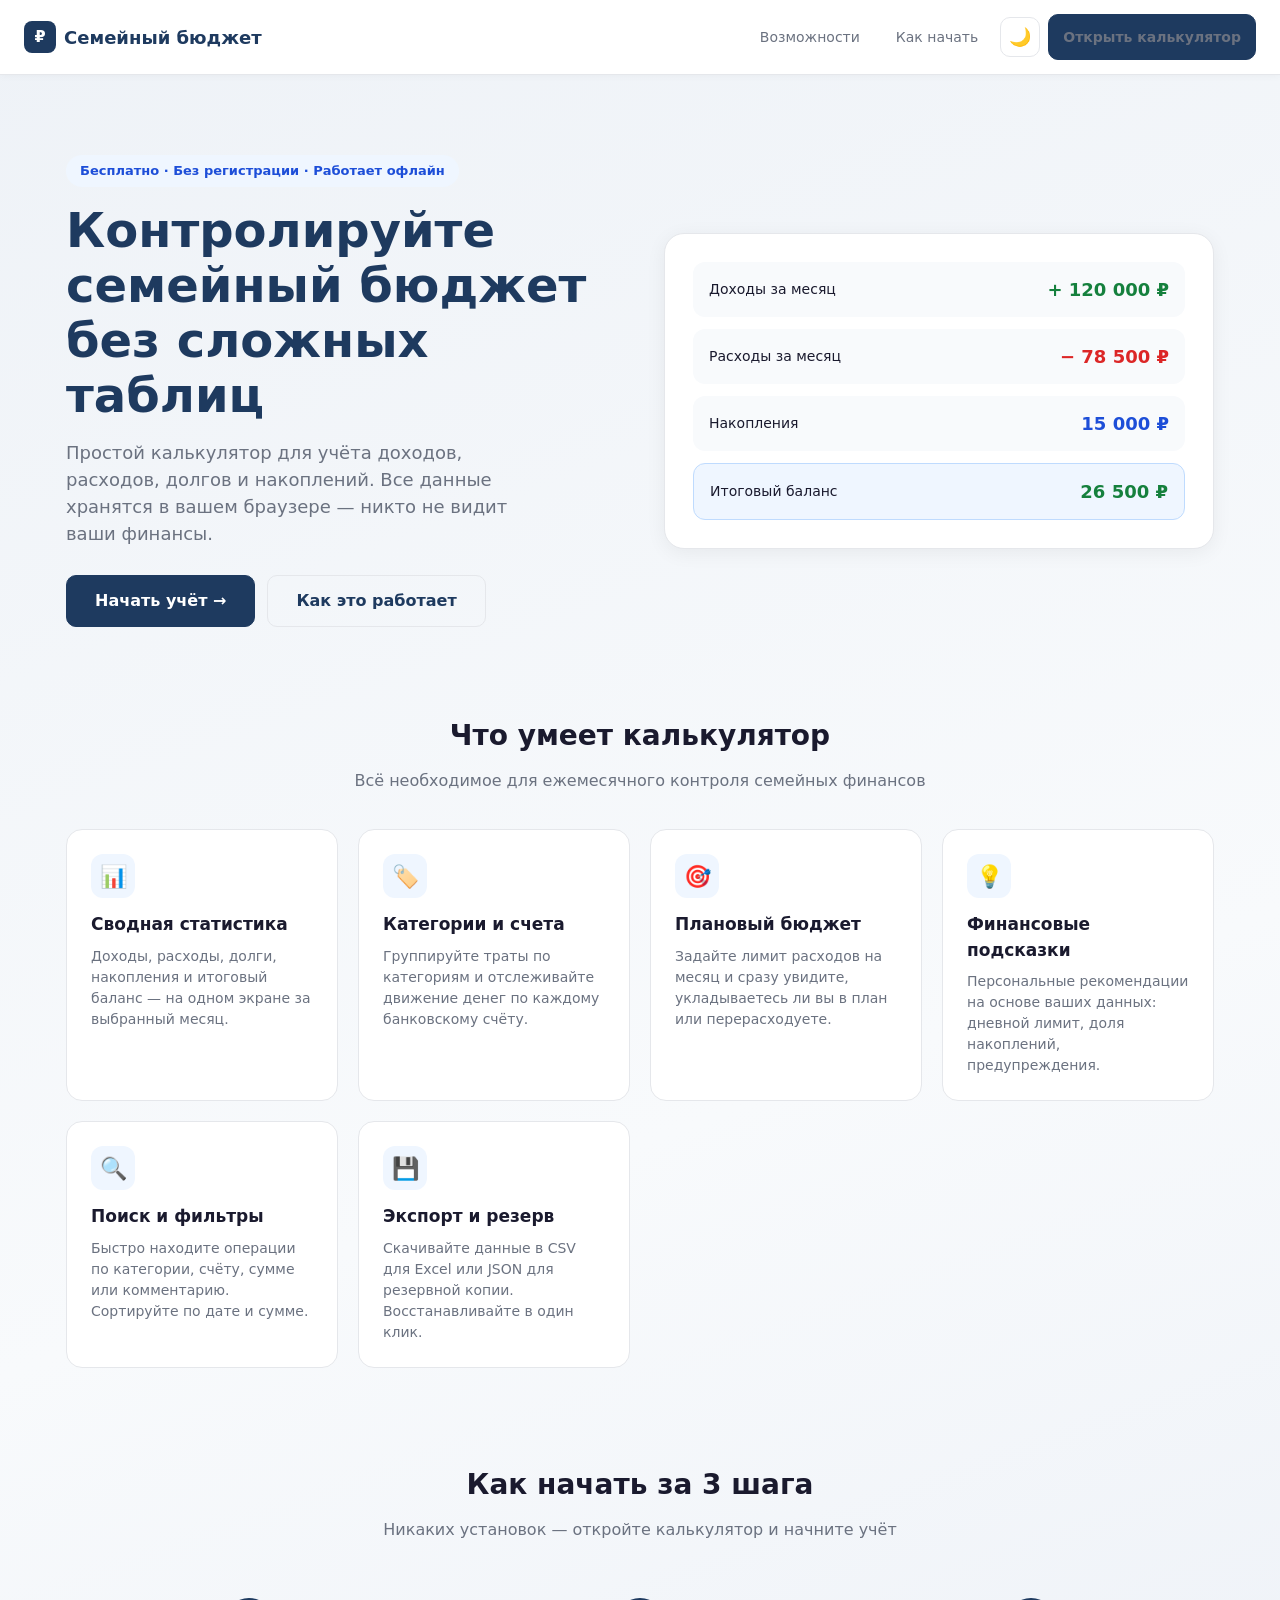
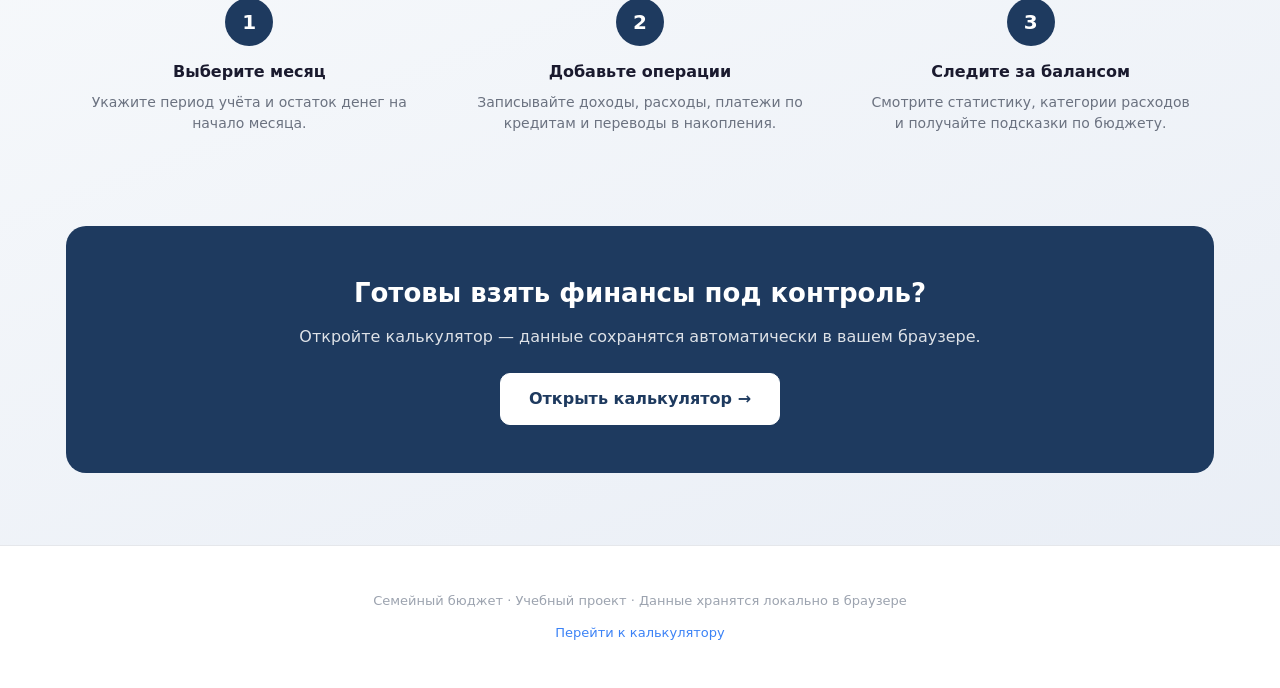
<file: index.html>
<!DOCTYPE html>
<html lang="ru">
<head>
  <meta charset="UTF-8">
  <meta name="viewport" content="width=device-width, initial-scale=1.0">
  <meta name="description" content="Семейный бюджет — простой и удобный калькулятор для учёта семейных финансов">
  <title>Семейный бюджет — учёт финансов семьи</title>
  <link rel="stylesheet" href="assets/css/landing.css">
  <style>
    .theme-toggle {
      display: inline-flex;
      align-items: center;
      justify-content: center;
      width: 40px;
      height: 40px;
      padding: 0;
      border: 1px solid var(--color-border);
      border-radius: var(--radius-sm);
      background: var(--color-surface);
      color: var(--color-text);
      cursor: pointer;
      font-size: 18px;
      transition: background 0.15s, border-color 0.15s;
    }

    .theme-toggle:hover { background: var(--color-bg); }

    [data-theme="dark"] {
      --color-bg: #0f1419;
      --color-bg-gradient: linear-gradient(160deg, #0f1419 0%, #1a1f2e 50%, #0d1117 100%);
      --color-surface: #1e2530;
      --color-text: #e8eaed;
      --color-text-muted: #9ca3af;
      --color-primary: #93c5fd;
      --color-primary-hover: #bfdbfe;
      --color-accent: #60a5fa;
      --color-border: #2d3748;
      --shadow-card: 0 4px 20px rgba(0, 0, 0, 0.35);
    }

    [data-theme="dark"] .hero-badge {
      background: rgba(59, 130, 246, 0.15);
      color: #93c5fd;
    }

    [data-theme="dark"] .mock-row {
      background: #151b24;
    }

    [data-theme="dark"] .mock-row[style] {
      background: rgba(59, 130, 246, 0.12) !important;
      border-color: #2d4a6f !important;
    }

    [data-theme="dark"] .feature-icon {
      background: rgba(59, 130, 246, 0.15);
    }

    [data-theme="dark"] .nav-links a:hover,
    [data-theme="dark"] .btn-outline:hover {
      background: #2d3748;
    }

    [data-theme="dark"] .cta-block {
      background: #1e3a5f;
    }

    [data-theme="dark"] .cta-block .btn-primary {
      background: #fff;
      color: #1e3a5f;
    }
  </style>
  <script>
    (function () {
      var saved = localStorage.getItem('theme');
      if (saved === 'dark' || saved === 'light') {
        document.documentElement.setAttribute('data-theme', saved);
      }
    })();
  </script>
</head>
<body>

<nav class="site-nav">
  <a href="index.html" class="logo"><span>₽</span> Семейный бюджет</a>
  <div class="nav-links">
    <a href="#features">Возможности</a>
    <a href="#how-it-works">Как начать</a>
    <button type="button" class="theme-toggle" id="themeToggle" title="Переключить тему" aria-label="Переключить светлую и тёмную тему">🌙</button>
    <a href="app/index.html" class="btn btn-primary">Открыть калькулятор</a>
  </div>
</nav>

<main class="container">

  <section class="hero">
    <div class="hero-content">
      <span class="hero-badge">Бесплатно · Без регистрации · Работает офлайн</span>
      <h1>Контролируйте семейный бюджет без сложных таблиц</h1>
      <p class="hero-lead">
        Простой калькулятор для учёта доходов, расходов, долгов и накоплений.
        Все данные хранятся в вашем браузере — никто не видит ваши финансы.
      </p>
      <div class="hero-actions">
        <a href="app/index.html" class="btn btn-primary btn-lg">Начать учёт →</a>
        <a href="#how-it-works" class="btn btn-outline btn-lg">Как это работает</a>
      </div>
    </div>

    <div class="hero-visual">
      <div class="hero-mockup">
        <div class="mock-row">
          <span>Доходы за месяц</span>
          <strong class="plus">+ 120 000 ₽</strong>
        </div>
        <div class="mock-row">
          <span>Расходы за месяц</span>
          <strong class="minus">− 78 500 ₽</strong>
        </div>
        <div class="mock-row">
          <span>Накопления</span>
          <strong class="blue">15 000 ₽</strong>
        </div>
        <div class="mock-row" style="background:#eff6ff; border:1px solid #bfdbfe;">
          <span>Итоговый баланс</span>
          <strong class="plus">26 500 ₽</strong>
        </div>
      </div>
    </div>
  </section>

  <section class="section" id="features">
    <h2 class="section-title">Что умеет калькулятор</h2>
    <p class="section-subtitle">Всё необходимое для ежемесячного контроля семейных финансов</p>

    <div class="features">
      <article class="feature-card">
        <div class="feature-icon">📊</div>
        <h3>Сводная статистика</h3>
        <p>Доходы, расходы, долги, накопления и итоговый баланс — на одном экране за выбранный месяц.</p>
      </article>

      <article class="feature-card">
        <div class="feature-icon">🏷️</div>
        <h3>Категории и счета</h3>
        <p>Группируйте траты по категориям и отслеживайте движение денег по каждому банковскому счёту.</p>
      </article>

      <article class="feature-card">
        <div class="feature-icon">🎯</div>
        <h3>Плановый бюджет</h3>
        <p>Задайте лимит расходов на месяц и сразу увидите, укладываетесь ли вы в план или перерасходуете.</p>
      </article>

      <article class="feature-card">
        <div class="feature-icon">💡</div>
        <h3>Финансовые подсказки</h3>
        <p>Персональные рекомендации на основе ваших данных: дневной лимит, доля накоплений, предупреждения.</p>
      </article>

      <article class="feature-card">
        <div class="feature-icon">🔍</div>
        <h3>Поиск и фильтры</h3>
        <p>Быстро находите операции по категории, счёту, сумме или комментарию. Сортируйте по дате и сумме.</p>
      </article>

      <article class="feature-card">
        <div class="feature-icon">💾</div>
        <h3>Экспорт и резерв</h3>
        <p>Скачивайте данные в CSV для Excel или JSON для резервной копии. Восстанавливайте в один клик.</p>
      </article>
    </div>
  </section>

  <section class="section" id="how-it-works">
    <h2 class="section-title">Как начать за 3 шага</h2>
    <p class="section-subtitle">Никаких установок — откройте калькулятор и начните учёт</p>

    <div class="steps">
      <div class="step">
        <div class="step-num">1</div>
        <h3>Выберите месяц</h3>
        <p>Укажите период учёта и остаток денег на начало месяца.</p>
      </div>
      <div class="step">
        <div class="step-num">2</div>
        <h3>Добавьте операции</h3>
        <p>Записывайте доходы, расходы, платежи по кредитам и переводы в накопления.</p>
      </div>
      <div class="step">
        <div class="step-num">3</div>
        <h3>Следите за балансом</h3>
        <p>Смотрите статистику, категории расходов и получайте подсказки по бюджету.</p>
      </div>
    </div>
  </section>

  <section class="cta-block">
    <h2>Готовы взять финансы под контроль?</h2>
    <p>Откройте калькулятор — данные сохранятся автоматически в вашем браузере.</p>
    <a href="app/index.html" class="btn btn-primary btn-lg">Открыть калькулятор →</a>
  </section>

</main>

<footer class="site-footer">
  <p>Семейный бюджет · Учебный проект · Данные хранятся локально в браузере</p>
  <p style="margin-top:8px;">
    <a href="app/index.html" style="color:var(--color-accent);">Перейти к калькулятору</a>
  </p>
</footer>

<script>
  (function () {
    function getTheme() {
      return document.documentElement.getAttribute('data-theme') === 'dark' ? 'dark' : 'light';
    }

    function updateThemeIcon() {
      var btn = document.getElementById('themeToggle');
      if (btn) btn.textContent = getTheme() === 'dark' ? '☀️' : '🌙';
    }

    function setTheme(theme) {
      document.documentElement.setAttribute('data-theme', theme);
      localStorage.setItem('theme', theme);
      updateThemeIcon();
    }

    document.getElementById('themeToggle').addEventListener('click', function () {
      setTheme(getTheme() === 'dark' ? 'light' : 'dark');
    });

    updateThemeIcon();
  })();
</script>

</body>
</html>
</file>
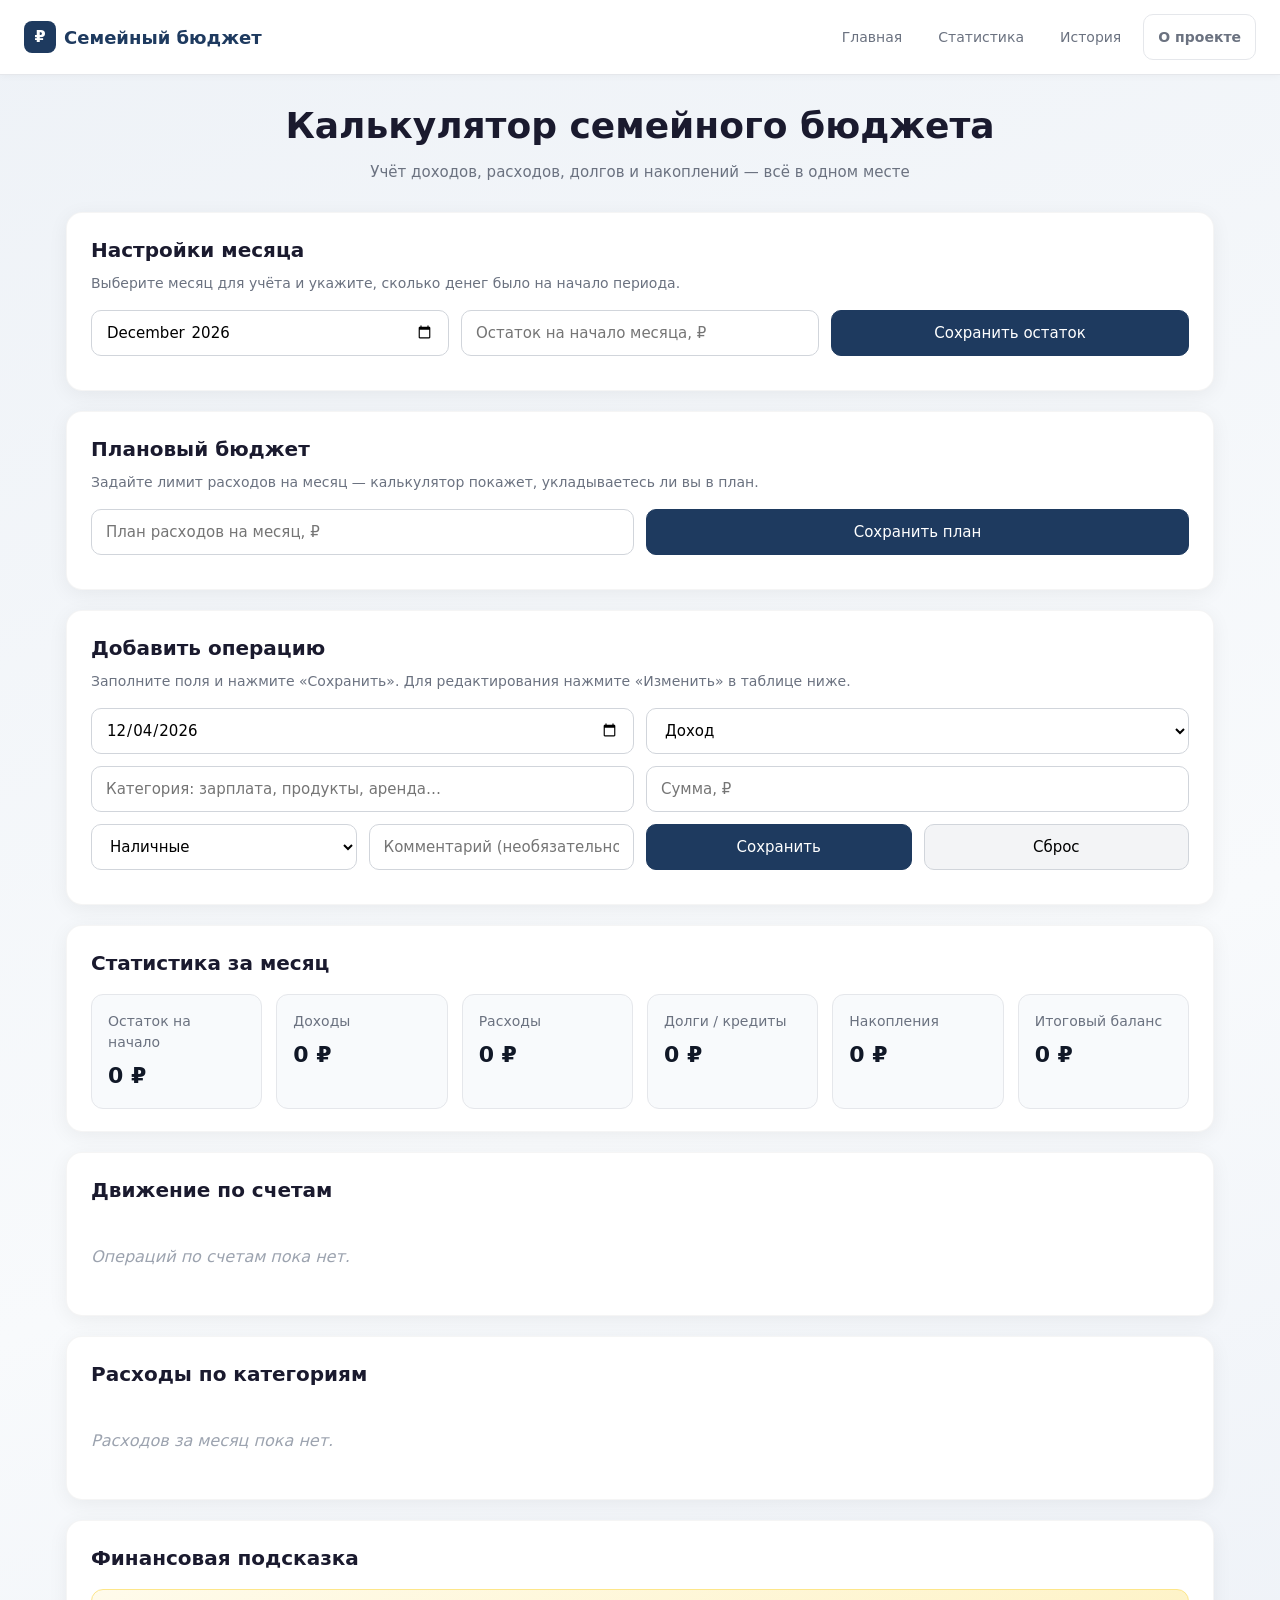
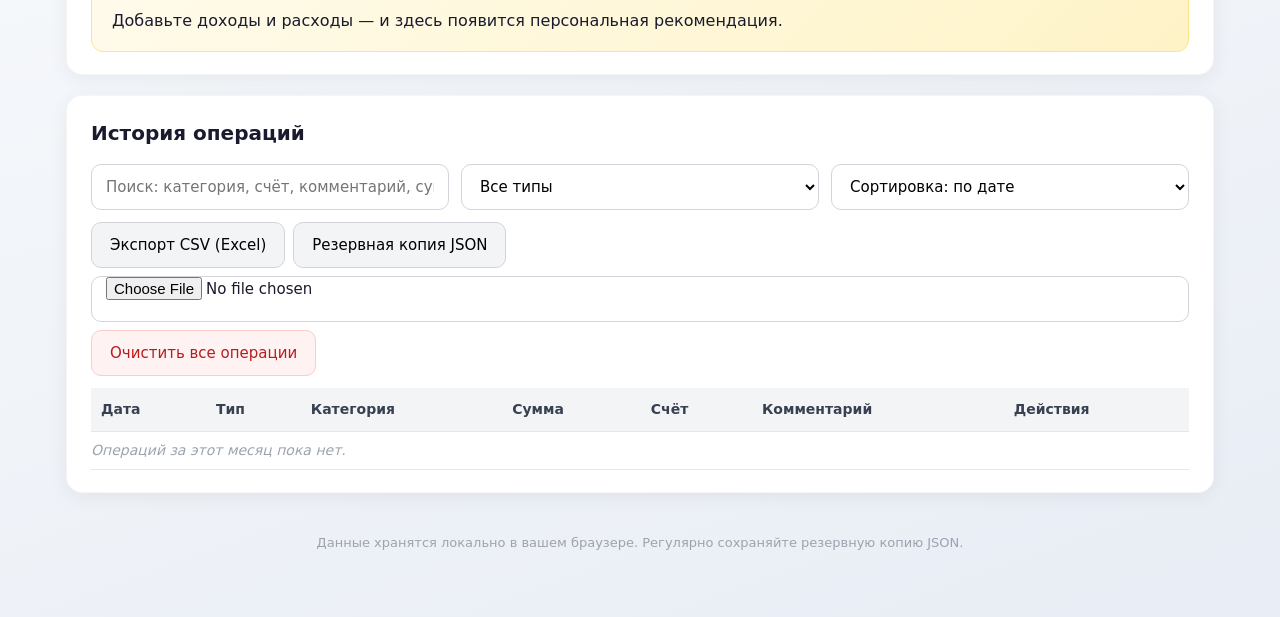
<file: app/index.html>
<!DOCTYPE html>
<html lang="ru">
<head>
  <meta charset="UTF-8">
  <meta name="viewport" content="width=device-width, initial-scale=1.0">
  <meta name="description" content="Калькулятор семейного бюджета — учёт доходов, расходов, долгов и накоплений">
  <title>Калькулятор — Семейный бюджет</title>
  <link rel="stylesheet" href="../assets/css/app.css">
</head>
<body>

<nav class="site-nav">
  <a href="../index.html" class="logo"><span>₽</span> Семейный бюджет</a>
  <div class="nav-links">
    <a href="../index.html">Главная</a>
    <a href="#stats">Статистика</a>
    <a href="#history">История</a>
    <a href="../index.html" class="btn btn-outline">О проекте</a>
  </div>
</nav>

<div class="container">

  <header class="page-header">
    <h1>Калькулятор семейного бюджета</h1>
    <p>Учёт доходов, расходов, долгов и накоплений — всё в одном месте</p>
  </header>

  <section class="card" aria-label="Настройки месяца">
    <h2>Настройки месяца</h2>
    <p class="card-desc">Выберите месяц для учёта и укажите, сколько денег было на начало периода.</p>
    <div class="row">
      <input type="month" id="monthFilter" title="Месяц учёта">
      <input type="number" id="startBalance" min="0" step="1" placeholder="Остаток на начало месяца, ₽">
      <button type="button" class="btn-primary" onclick="saveStartBalance()">Сохранить остаток</button>
    </div>
  </section>

  <section class="card" aria-label="Плановый бюджет">
    <h2>Плановый бюджет</h2>
    <p class="card-desc">Задайте лимит расходов на месяц — калькулятор покажет, укладываетесь ли вы в план.</p>
    <div class="row">
      <input type="number" id="plannedBudget" min="0" step="1" placeholder="План расходов на месяц, ₽">
      <button type="button" class="btn-primary" onclick="savePlannedBudget()">Сохранить план</button>
    </div>
    <div id="planStatus" class="advice" style="margin-top:12px; display:none;"></div>
  </section>

  <section class="card" aria-label="Добавление операции">
    <h2 id="formTitle">Добавить операцию</h2>
    <p class="card-desc">Заполните поля и нажмите «Сохранить». Для редактирования нажмите «Изменить» в таблице ниже.</p>

    <div class="row">
      <input type="date" id="date" title="Дата операции">
      <select id="type" title="Тип операции">
        <option value="income">Доход</option>
        <option value="expense">Расход</option>
        <option value="debt">Долг / кредит</option>
        <option value="saving">Накопления</option>
      </select>
    </div>

    <div class="row">
      <input type="text" id="category" list="categoryHints" placeholder="Категория: зарплата, продукты, аренда…">
      <datalist id="categoryHints">
        <option value="Зарплата">
        <option value="Подработка">
        <option value="Продукты">
        <option value="Транспорт">
        <option value="ЖКХ">
        <option value="Аренда">
        <option value="Одежда">
        <option value="Здоровье">
        <option value="Развлечения">
        <option value="Образование">
        <option value="Кредит">
        <option value="Ипотека">
        <option value="Накопительный счёт">
      </datalist>
      <input type="number" id="amount" min="1" step="1" placeholder="Сумма, ₽">
    </div>

    <div class="row">
      <select id="account" title="Счёт или кошелёк">
        <option value="Наличные">Наличные</option>
        <option value="Сбербанк">Сбербанк</option>
        <option value="Т-Банк">Т-Банк</option>
        <option value="ВТБ">ВТБ</option>
        <option value="Альфа-Банк">Альфа-Банк</option>
        <option value="Другое">Другое</option>
      </select>
      <input type="text" id="comment" placeholder="Комментарий (необязательно)">
      <button type="button" class="btn-primary" onclick="saveOperation()">Сохранить</button>
      <button type="button" onclick="resetForm()">Сброс</button>
    </div>
  </section>

  <section class="card" id="stats" aria-label="Статистика">
    <h2>Статистика за месяц</h2>
    <div class="summary">
      <div class="summary-box">Остаток на начало<b id="startBalanceView">0 ₽</b></div>
      <div class="summary-box">Доходы<b id="totalIncome" class="plus">0 ₽</b></div>
      <div class="summary-box">Расходы<b id="totalExpense" class="minus">0 ₽</b></div>
      <div class="summary-box">Долги / кредиты<b id="totalDebt" class="gold">0 ₽</b></div>
      <div class="summary-box">Накопления<b id="totalSaving" class="blue">0 ₽</b></div>
      <div class="summary-box">Итоговый баланс<b id="balance">0 ₽</b></div>
    </div>
  </section>

  <section class="card" aria-label="Статистика по счетам">
    <h2>Движение по счетам</h2>
    <div id="accountStats" class="grid-2"></div>
  </section>

  <section class="card" aria-label="Расходы по категориям">
    <h2>Расходы по категориям</h2>
    <div id="categoryStats" class="grid-2"></div>
  </section>

  <section class="card" aria-label="Финансовая подсказка">
    <h2>Финансовая подсказка</h2>
    <div id="advice" class="advice">Добавьте операции — и здесь появится персональная рекомендация.</div>
  </section>

  <section class="card" id="history" aria-label="История операций">
    <h2>История операций</h2>

    <div class="row">
      <input type="text" id="search" placeholder="Поиск: категория, счёт, комментарий, сумма" oninput="render()">
      <select id="typeFilter" onchange="render()">
        <option value="all">Все типы</option>
        <option value="income">Только доходы</option>
        <option value="expense">Только расходы</option>
        <option value="debt">Только долги</option>
        <option value="saving">Только накопления</option>
      </select>
      <select id="sortBy" onchange="render()">
        <option value="date">Сортировка: по дате</option>
        <option value="amount">Сортировка: по сумме</option>
        <option value="category">Сортировка: по категории</option>
      </select>
    </div>

    <div class="toolbar" style="margin-top:8px;">
      <button type="button" onclick="exportCSV()">Экспорт CSV (Excel)</button>
      <button type="button" onclick="exportJSON()">Резервная копия JSON</button>
      <input type="file" id="importFile" accept=".json,application/json" onchange="importJSON(event)">
      <button type="button" class="btn-danger" onclick="clearAll()">Очистить все операции</button>
    </div>

    <table>
      <thead>
        <tr>
          <th>Дата</th>
          <th>Тип</th>
          <th>Категория</th>
          <th>Сумма</th>
          <th>Счёт</th>
          <th>Комментарий</th>
          <th>Действия</th>
        </tr>
      </thead>
      <tbody id="operationList"></tbody>
    </table>

    <div id="mobileList" class="mobile-list"></div>
  </section>

  <footer class="footer-doc">
    Данные хранятся локально в вашем браузере. Регулярно сохраняйте резервную копию JSON.
  </footer>

</div>

<script src="../assets/js/calculator.js"></script>
</body>
</html>
</file>
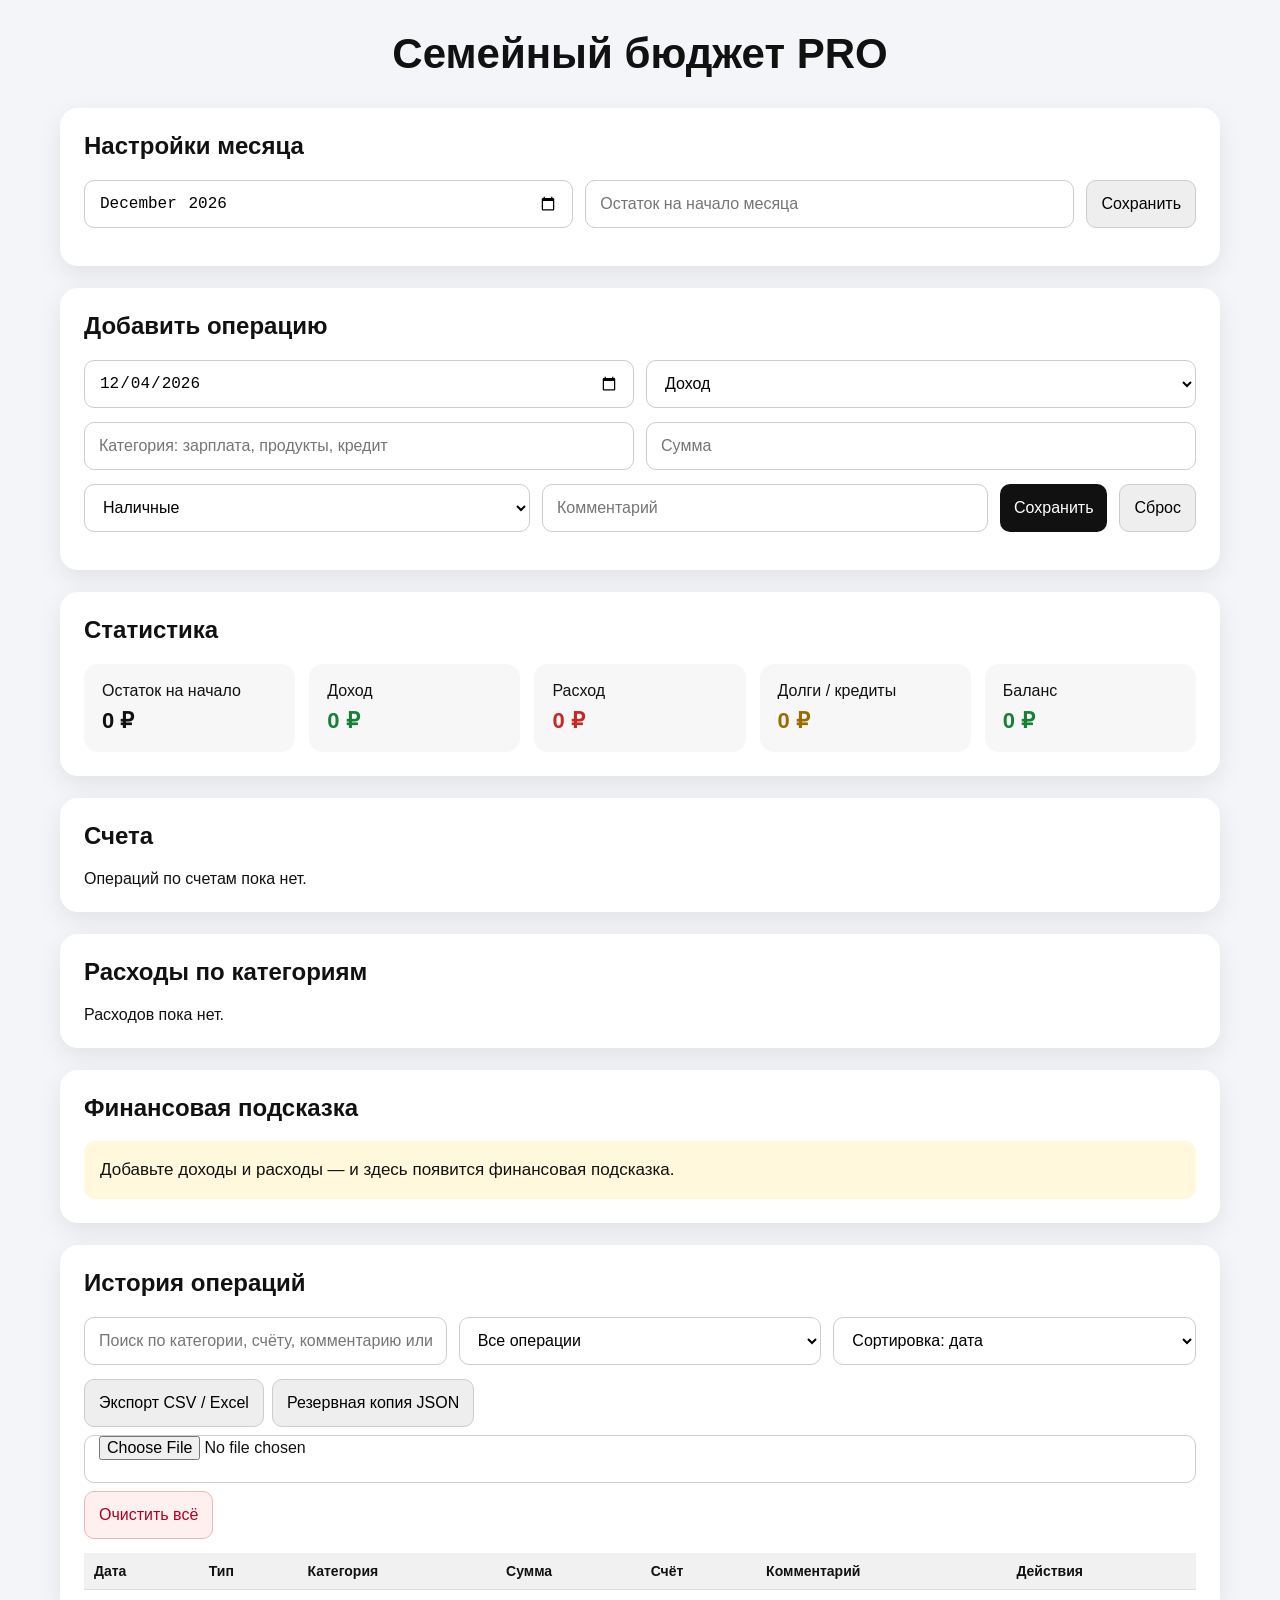
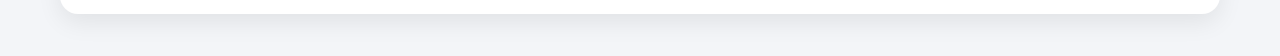
<file: legacy/Калькулятор 1.html>
<!DOCTYPE html>
<html lang="ru">
<head>
<meta charset="UTF-8">
<title>Семейный бюджет PRO</title>
<meta name="viewport" content="width=device-width, initial-scale=1.0">

<style>
*{box-sizing:border-box}

body{
  margin:0;
  font-family:Arial,sans-serif;
  background:#f3f5f8;
  color:#111;
}

.container{
  max-width:1200px;
  margin:auto;
  padding:20px;
}

h1{
  text-align:center;
  font-size:42px;
  margin:10px 0 30px;
}

h2{
  margin-top:0;
  font-size:24px;
}

.card{
  background:#fff;
  padding:24px;
  margin-bottom:22px;
  border-radius:18px;
  box-shadow:0 8px 24px rgba(0,0,0,.08);
}

.row{
  display:flex;
  gap:12px;
  margin-bottom:14px;
}

input,select,button{
  height:48px;
  font-size:16px;
  padding:0 14px;
  border:1px solid #ccc;
  border-radius:10px;
}

input,select{
  width:100%;
  background:#fff;
}

button{
  cursor:pointer;
  background:#eee;
  white-space:nowrap;
}

button:hover{background:#ddd}

.btn-primary{
  background:#111;
  color:#fff;
  border:none;
}

.btn-primary:hover{background:#333}

.btn-danger{
  background:#fff0f0;
  color:#b00020;
  border:1px solid #f0b5b5;
}

.btn-edit{
  background:#eef4ff;
  color:#174ea6;
  border:1px solid #bdd4ff;
}

.summary{
  display:grid;
  grid-template-columns:repeat(5,1fr);
  gap:14px;
}

.summary-box{
  background:#f7f7f7;
  padding:18px;
  border-radius:14px;
  font-size:16px;
}

.summary-box b{
  display:block;
  margin-top:8px;
  font-size:22px;
}

.plus{color:#168038;font-weight:bold}
.minus{color:#c62828;font-weight:bold}
.blue{color:#174ea6;font-weight:bold}
.gold{color:#9a6b00;font-weight:bold}

.category-list,.account-list{
  display:grid;
  grid-template-columns:1fr 1fr;
  gap:14px;
}

.category-item,.account-item{
  background:#f7f7f7;
  padding:15px;
  border-radius:12px;
}

.progress-bg{
  height:12px;
  background:#ddd;
  border-radius:20px;
  overflow:hidden;
  margin-top:8px;
}

.progress{
  height:100%;
  background:#111;
}

table{
  width:100%;
  border-collapse:collapse;
  margin-top:14px;
}

th,td{
  border-bottom:1px solid #ddd;
  padding:10px;
  text-align:left;
  font-size:14px;
}

th{
  background:#f1f1f1;
  cursor:pointer;
}

.advice{
  background:#fff8dc;
  padding:16px;
  border-radius:12px;
  font-size:17px;
  line-height:1.5;
}

.mobile-list{display:none}

.operation-card{
  background:#f7f7f7;
  padding:14px;
  border-radius:12px;
  margin-bottom:10px;
}

.small-buttons{
  display:flex;
  gap:8px;
  flex-wrap:wrap;
}

@media(max-width:850px){
  h1{font-size:30px}
  .row{flex-direction:column}
  .summary{grid-template-columns:1fr}
  .category-list,.account-list{grid-template-columns:1fr}
  table{display:none}
  .mobile-list{display:block}
}
</style>
</head>

<body>

<div class="container">

<h1>Семейный бюджет PRO</h1>

<div class="card">
  <h2>Настройки месяца</h2>
  <div class="row">
    <input type="month" id="monthFilter">
    <input type="number" id="startBalance" placeholder="Остаток на начало месяца">
    <button onclick="saveStartBalance()">Сохранить</button>
  </div>
</div>

<div class="card">
  <h2 id="formTitle">Добавить операцию</h2>

  <div class="row">
    <input type="date" id="date">
    <select id="type">
      <option value="income">Доход</option>
      <option value="expense">Расход</option>
      <option value="debt">Долг / кредит</option>
      <option value="saving">Накопления</option>
    </select>
  </div>

  <div class="row">
    <input type="text" id="category" placeholder="Категория: зарплата, продукты, кредит">
    <input type="number" id="amount" placeholder="Сумма">
  </div>

  <div class="row">
    <select id="account">
      <option value="Наличные">Наличные</option>
      <option value="Сбербанк">Сбербанк</option>
      <option value="Т-Банк">Т-Банк</option>
      <option value="ВТБ">ВТБ</option>
      <option value="Другое">Другое</option>
    </select>
    <input type="text" id="comment" placeholder="Комментарий">
    <button class="btn-primary" onclick="saveOperation()">Сохранить</button>
    <button onclick="resetForm()">Сброс</button>
  </div>
</div>

<div class="card">
  <h2>Статистика</h2>
  <div class="summary">
    <div class="summary-box">Остаток на начало<b id="startBalanceView">0 ₽</b></div>
    <div class="summary-box">Доход<b id="totalIncome" class="plus">0 ₽</b></div>
    <div class="summary-box">Расход<b id="totalExpense" class="minus">0 ₽</b></div>
    <div class="summary-box">Долги / кредиты<b id="totalDebt" class="gold">0 ₽</b></div>
    <div class="summary-box">Баланс<b id="balance">0 ₽</b></div>
  </div>
</div>

<div class="card">
  <h2>Счета</h2>
  <div id="accountStats" class="account-list"></div>
</div>

<div class="card">
  <h2>Расходы по категориям</h2>
  <div id="categoryStats" class="category-list"></div>
</div>

<div class="card">
  <h2>Финансовая подсказка</h2>
  <div id="advice" class="advice">Добавьте операции — и я покажу итог.</div>
</div>

<div class="card">
  <h2>История операций</h2>

  <div class="row">
    <input type="text" id="search" placeholder="Поиск по категории, счёту, комментарию или сумме" oninput="render()">
    <select id="typeFilter" onchange="render()">
      <option value="all">Все операции</option>
      <option value="income">Доходы</option>
      <option value="expense">Расходы</option>
      <option value="debt">Долги / кредиты</option>
      <option value="saving">Накопления</option>
    </select>
    <select id="sortBy" onchange="render()">
      <option value="date">Сортировка: дата</option>
      <option value="amount">Сортировка: сумма</option>
      <option value="category">Сортировка: категория</option>
    </select>
  </div>

  <div class="row small-buttons">
    <button onclick="exportCSV()">Экспорт CSV / Excel</button>
    <button onclick="exportJSON()">Резервная копия JSON</button>
    <input type="file" id="importFile" accept=".json" onchange="importJSON(event)">
    <button class="btn-danger" onclick="clearAll()">Очистить всё</button>
  </div>

  <table>
    <thead>
      <tr>
        <th>Дата</th>
        <th>Тип</th>
        <th>Категория</th>
        <th>Сумма</th>
        <th>Счёт</th>
        <th>Комментарий</th>
        <th>Действия</th>
      </tr>
    </thead>
    <tbody id="operationList"></tbody>
  </table>

  <div id="mobileList" class="mobile-list"></div>
</div>

</div>

<script>
let operations = JSON.parse(localStorage.getItem("familyBudgetOperationsPro")) || [];
let balances = JSON.parse(localStorage.getItem("familyBudgetBalancesPro")) || {};
let editId = null;

const today = new Date();
const currentMonth = today.toISOString().slice(0,7);

document.getElementById("monthFilter").value = currentMonth;
document.getElementById("date").value = today.toISOString().slice(0,10);

function escapeHTML(text){
  return String(text || "")
    .replaceAll("&","&amp;")
    .replaceAll("<","&lt;")
    .replaceAll(">","&gt;")
    .replaceAll('"',"&quot;")
    .replaceAll("'","&#039;");
}

function formatRub(value){
  return Number(value).toLocaleString("ru-RU") + " ₽";
}

function formatDate(date){
  return new Date(date).toLocaleDateString("ru-RU");
}

function getTypeName(type){
  const names = {
    income:"Доход",
    expense:"Расход",
    debt:"Долг / кредит",
    saving:"Накопления"
  };
  return names[type] || type;
}

function saveData(){
  localStorage.setItem("familyBudgetOperationsPro", JSON.stringify(operations));
  localStorage.setItem("familyBudgetBalancesPro", JSON.stringify(balances));
}

function getSelectedMonth(){
  return document.getElementById("monthFilter").value;
}

function saveStartBalance(){
  const month = getSelectedMonth();
  balances[month] = Number(document.getElementById("startBalance").value) || 0;
  saveData();
  render();
}

function saveOperation(){
  const date = document.getElementById("date").value;
  const type = document.getElementById("type").value;
  const category = document.getElementById("category").value.trim();
  const amount = Number(document.getElementById("amount").value);
  const account = document.getElementById("account").value;
  const comment = document.getElementById("comment").value.trim();

  if(!date){alert("Укажите дату");return}
  if(!category){alert("Укажите категорию");return}
  if(!amount || amount <= 0){alert("Укажите корректную сумму");return}

  const item = {id: editId || Date.now(), date, type, category, amount, account, comment};

  if(editId){
    operations = operations.map(op => op.id === editId ? item : op);
  }else{
    operations.push(item);
  }

  saveData();
  resetForm();
  render();
}

function editOperation(id){
  const item = operations.find(op => op.id === id);
  if(!item) return;

  editId = id;
  document.getElementById("formTitle").textContent = "Редактировать операцию";
  document.getElementById("date").value = item.date;
  document.getElementById("type").value = item.type;
  document.getElementById("category").value = item.category;
  document.getElementById("amount").value = item.amount;
  document.getElementById("account").value = item.account;
  document.getElementById("comment").value = item.comment;
  window.scrollTo({top:0, behavior:"smooth"});
}

function resetForm(){
  editId = null;
  document.getElementById("formTitle").textContent = "Добавить операцию";
  document.getElementById("date").value = today.toISOString().slice(0,10);
  document.getElementById("type").value = "income";
  document.getElementById("category").value = "";
  document.getElementById("amount").value = "";
  document.getElementById("account").value = "Наличные";
  document.getElementById("comment").value = "";
}

function deleteOperation(id){
  if(confirm("Удалить эту операцию?")){
    operations = operations.filter(item => item.id !== id);
    saveData();
    render();
  }
}

function clearAll(){
  if(confirm("Удалить все операции? Это действие нельзя отменить.")){
    operations = [];
    saveData();
    render();
  }
}

function getFilteredOperations(){
  const month = getSelectedMonth();
  const typeFilter = document.getElementById("typeFilter").value;
  const search = document.getElementById("search").value.toLowerCase().trim();
  const sortBy = document.getElementById("sortBy").value;

  let list = operations.filter(item => item.date.slice(0,7) === month);

  if(typeFilter !== "all"){
    list = list.filter(item => item.type === typeFilter);
  }

  if(search){
    list = list.filter(item =>
      item.category.toLowerCase().includes(search) ||
      item.account.toLowerCase().includes(search) ||
      String(item.amount).includes(search) ||
      item.comment.toLowerCase().includes(search)
    );
  }

  list.sort((a,b)=>{
    if(sortBy === "amount") return b.amount - a.amount;
    if(sortBy === "category") return a.category.localeCompare(b.category);
    return new Date(a.date) - new Date(b.date);
  });

  return list;
}

function render(){
  const month = getSelectedMonth();
  const startBalance = balances[month] || 0;
  const list = getFilteredOperations();

  document.getElementById("startBalance").value = startBalance || "";
  document.getElementById("startBalanceView").textContent = formatRub(startBalance);

  let income = 0;
  let expense = 0;
  let debt = 0;
  let saving = 0;
  let categoryExpenses = {};
  let accountStats = {};

  const table = document.getElementById("operationList");
  const mobile = document.getElementById("mobileList");

  table.innerHTML = "";
  mobile.innerHTML = "";

  list.forEach(item=>{
    if(item.type === "income") income += item.amount;
    if(item.type === "expense") expense += item.amount;
    if(item.type === "debt") debt += item.amount;
    if(item.type === "saving") saving += item.amount;

    if(item.type === "expense"){
      categoryExpenses[item.category] = (categoryExpenses[item.category] || 0) + item.amount;
    }

    if(!accountStats[item.account]){
      accountStats[item.account] = {income:0, expense:0, debt:0, saving:0};
    }
    accountStats[item.account][item.type] += item.amount;

    const amountClass = item.type === "income" ? "plus" : item.type === "saving" ? "blue" : item.type === "debt" ? "gold" : "minus";

    const tr = document.createElement("tr");
    tr.innerHTML = `
      <td>${formatDate(item.date)}</td>
      <td>${getTypeName(item.type)}</td>
      <td>${escapeHTML(item.category)}</td>
      <td class="${amountClass}">${formatRub(item.amount)}</td>
      <td>${escapeHTML(item.account)}</td>
      <td>${escapeHTML(item.comment) || "—"}</td>
      <td>
        <button class="btn-edit" onclick="editOperation(${item.id})">Изменить</button>
        <button class="btn-danger" onclick="deleteOperation(${item.id})">Удалить</button>
      </td>
    `;
    table.appendChild(tr);

    const card = document.createElement("div");
    card.className = "operation-card";
    card.innerHTML = `
      <strong class="${amountClass}">${formatRub(item.amount)}</strong>
      ${formatDate(item.date)} · ${getTypeName(item.type)}<br>
      Категория: ${escapeHTML(item.category)}<br>
      Счёт: ${escapeHTML(item.account)}<br>
      ${item.comment ? "Комментарий: " + escapeHTML(item.comment) + "<br>" : ""}
      <button class="btn-edit" onclick="editOperation(${item.id})">Изменить</button>
      <button class="btn-danger" onclick="deleteOperation(${item.id})">Удалить</button>
    `;
    mobile.appendChild(card);
  });

  const balance = startBalance + income - expense - debt - saving;

  document.getElementById("totalIncome").textContent = formatRub(income);
  document.getElementById("totalExpense").textContent = formatRub(expense);
  document.getElementById("totalDebt").textContent = formatRub(debt);

  const balanceEl = document.getElementById("balance");
  balanceEl.textContent = formatRub(balance);
  balanceEl.className = balance >= 0 ? "plus" : "minus";

  renderCategoryStats(categoryExpenses, expense);
  renderAccountStats(accountStats);
  renderAdvice(income, expense, debt, saving, balance);
}

function renderCategoryStats(categoryExpenses,totalExpense){
  const block = document.getElementById("categoryStats");
  block.innerHTML = "";

  const entries = Object.entries(categoryExpenses).sort((a,b)=>b[1]-a[1]);

  if(entries.length === 0){
    block.innerHTML = "Расходов пока нет.";
    return;
  }

  entries.forEach(([category,amount])=>{
    const percent = totalExpense > 0 ? Math.round((amount / totalExpense) * 100) : 0;
    const div = document.createElement("div");
    div.className = "category-item";
    div.innerHTML = `
      <b>${escapeHTML(category)}</b><br>
      ${formatRub(amount)} · ${percent}%
      <div class="progress-bg">
        <div class="progress" style="width:${percent}%"></div>
      </div>
    `;
    block.appendChild(div);
  });
}

function renderAccountStats(accountStats){
  const block = document.getElementById("accountStats");
  block.innerHTML = "";

  const entries = Object.entries(accountStats);

  if(entries.length === 0){
    block.innerHTML = "Операций по счетам пока нет.";
    return;
  }

  entries.forEach(([account,data])=>{
    const result = data.income - data.expense - data.debt - data.saving;
    const div = document.createElement("div");
    div.className = "account-item";
    div.innerHTML = `
      <b>${escapeHTML(account)}</b><br>
      Доход: <span class="plus">${formatRub(data.income)}</span><br>
      Расход: <span class="minus">${formatRub(data.expense)}</span><br>
      Долги: <span class="gold">${formatRub(data.debt)}</span><br>
      Накопления: <span class="blue">${formatRub(data.saving)}</span><br>
      Итог: <b class="${result >= 0 ? "plus" : "minus"}">${formatRub(result)}</b>
    `;
    block.appendChild(div);
  });
}

function renderAdvice(income,expense,debt,saving,balance){
  const advice = document.getElementById("advice");

  if(income === 0 && expense === 0 && debt === 0 && saving === 0){
    advice.innerHTML = "Добавьте доходы и расходы — и здесь появится финансовая подсказка.";
    return;
  }

  const totalOut = expense + debt + saving;
  const dailyLimit = balance > 0 ? Math.floor(balance / 30) : 0;

  if(balance > 0 && totalOut <= income * 0.7){
    advice.innerHTML = `
      Отлично. Бюджет устойчивый. Остаток: <b class="plus">${formatRub(balance)}</b>.<br>
      Примерный лимит на день: <b>${formatRub(dailyLimit)}</b>.
    `;
  }else if(balance > 0){
    advice.innerHTML = `
      Бюджет в плюсе, но расходы высокие. Остаток: <b class="plus">${formatRub(balance)}</b>.<br>
      Проверьте самые крупные категории — там часто сидят денежные «пылесосы».
    `;
  }else{
    advice.innerHTML = `
      Бюджет в минусе: <b class="minus">${formatRub(Math.abs(balance))}</b>.<br>
      Нужно сократить расходы или добавить доход. Деньги не должны убегать быстрее, чем вы их догоняете.
    `;
  }
}

function exportCSV(){
  let csv = "Дата;Тип;Категория;Сумма;Счет;Комментарий\n";

  operations.forEach(item=>{
    csv += `${item.date};${getTypeName(item.type)};${item.category};${item.amount};${item.account};${item.comment}\n`;
  });

  downloadFile(csv, "family-budget.csv", "text/csv;charset=utf-8");
}

function exportJSON(){
  const data = JSON.stringify({operations,balances}, null, 2);
  downloadFile(data, "family-budget-backup.json", "application/json");
}

function importJSON(event){
  const file = event.target.files[0];
  if(!file) return;

  const reader = new FileReader();

  reader.onload = function(e){
    try{
      const data = JSON.parse(e.target.result);

      if(!Array.isArray(data.operations) || typeof data.balances !== "object"){
        alert("Файл не подходит для импорта");
        return;
      }

      operations = data.operations;
      balances = data.balances;
      saveData();
      render();
      alert("Данные успешно импортированы");
    }catch(error){
      alert("Ошибка чтения файла");
    }
  };

  reader.readAsText(file);
}

function downloadFile(content,filename,type){
  const blob = new Blob([content],{type});
  const url = URL.createObjectURL(blob);
  const a = document.createElement("a");
  a.href = url;
  a.download = filename;
  a.click();
  URL.revokeObjectURL(url);
}

document.getElementById("monthFilter").addEventListener("change",render);

render();
</script>

</body>
</html>
</file>
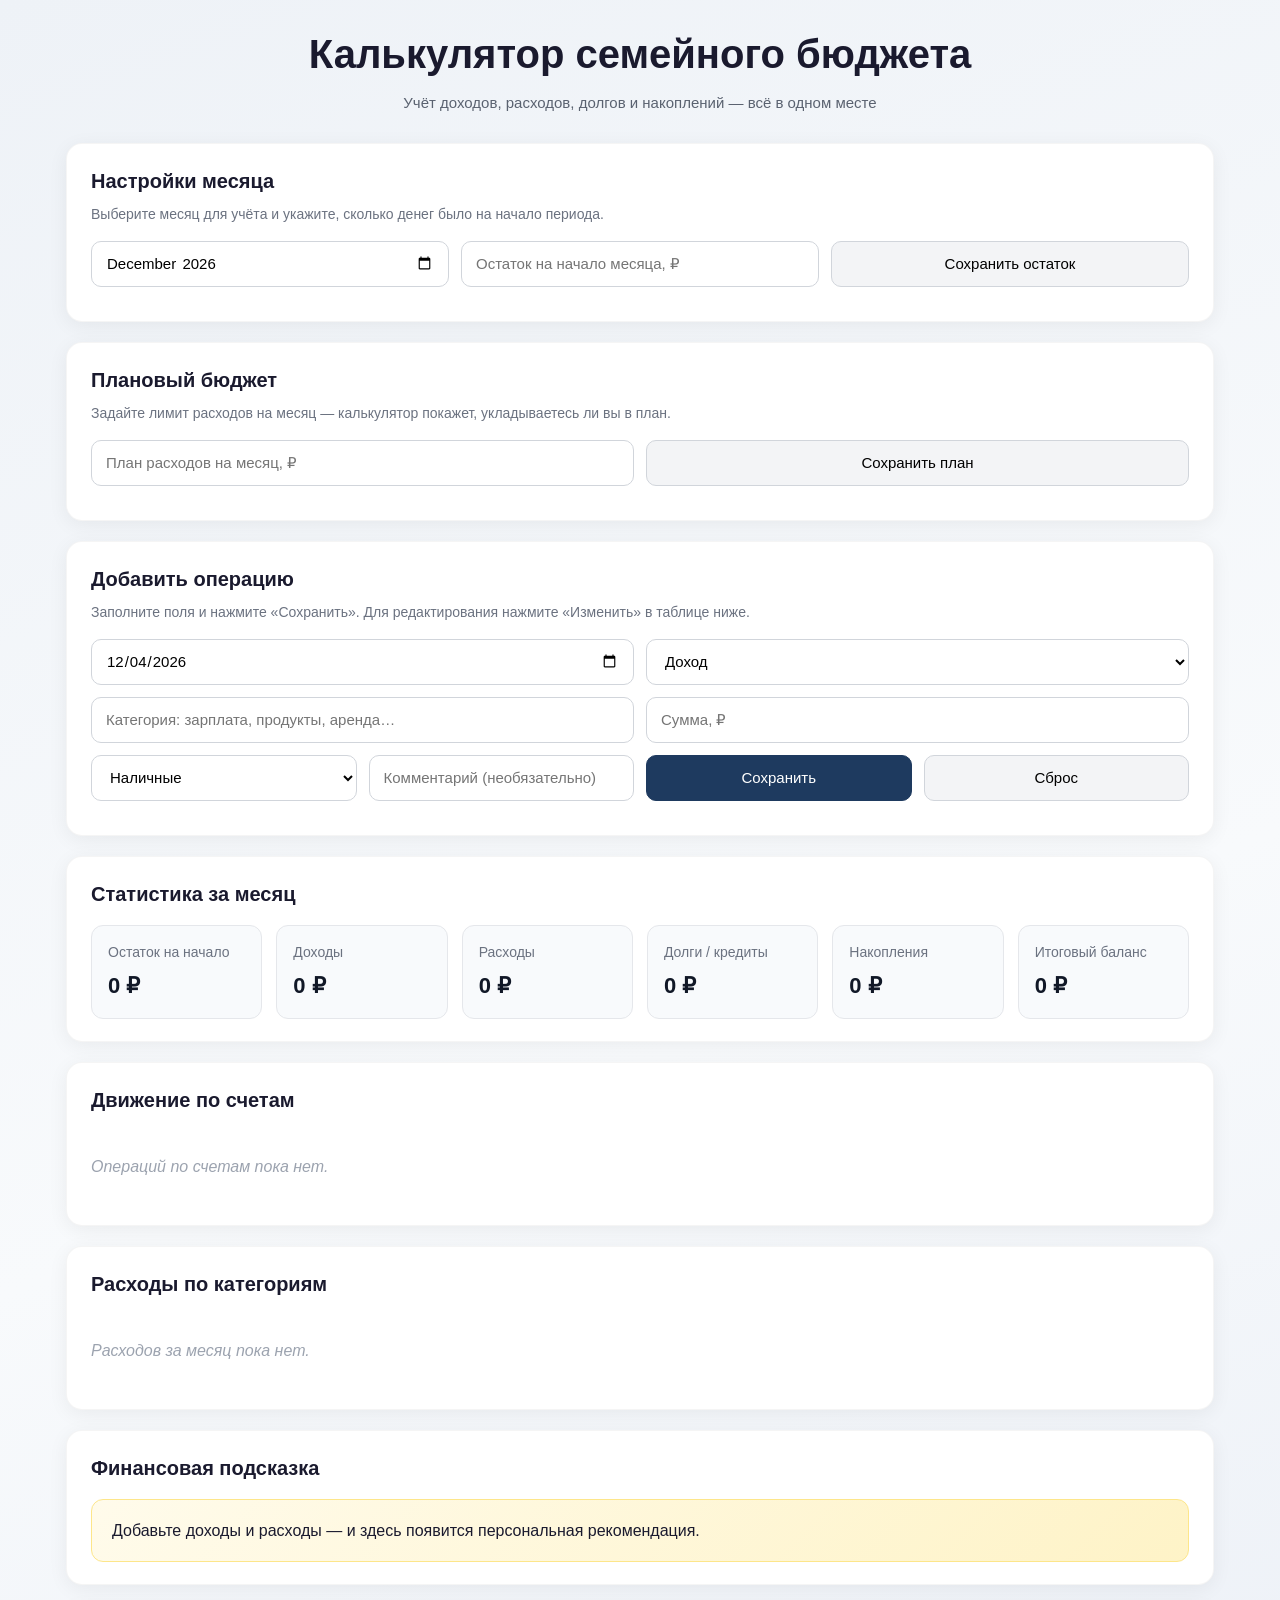
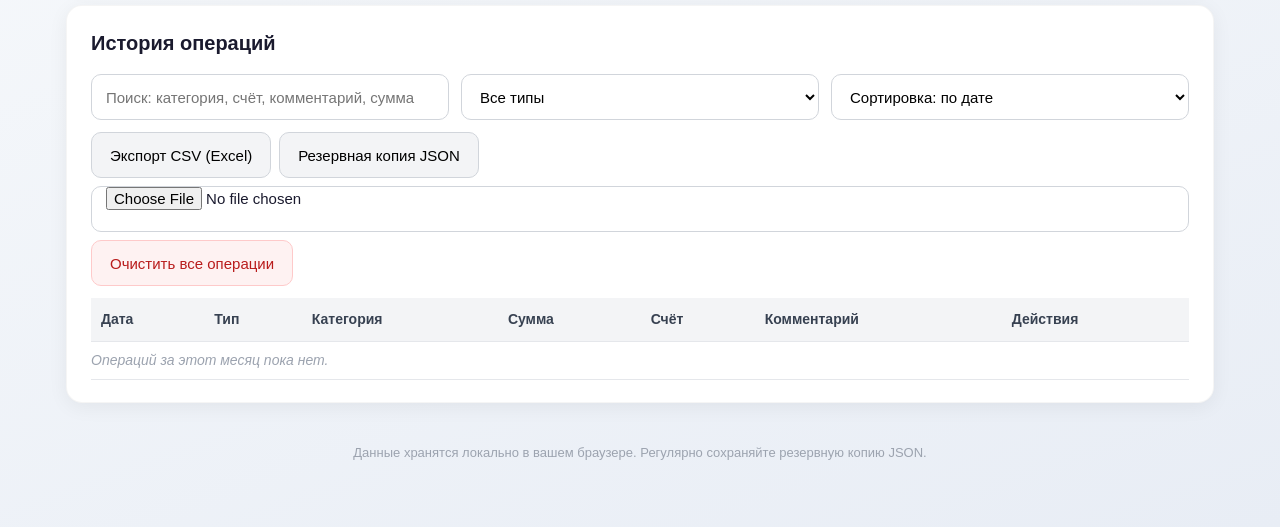
<file: legacy/Калькулятор семейного бюджета.html>
<!DOCTYPE html>
<!--
================================================================================
  КАЛЬКУЛЯТОР СЕМЕЙНОГО БЮДЖЕТА
================================================================================
  Версия: 1.0
  Язык:   HTML + CSS + JavaScript (один файл, без внешних библиотек)

  НАЗНАЧЕНИЕ:
  Учёт доходов, расходов, долгов и накоплений семьи за выбранный месяц.
  Данные сохраняются в браузере (localStorage) и не пропадают после перезагрузки.

  ВОЗМОЖНОСТИ:
  • Выбор месяца и остаток на начало периода
  • 4 типа операций: доход, расход, долг/кредит, накопления
  • Категории, счета, комментарии к каждой записи
  • Сводная статистика и баланс месяца
  • Расходы по категориям с процентами и прогресс-барами
  • Статистика по банковским счетам и наличным
  • Плановый лимит расходов (можно задать цель на месяц)
  • Финансовые подсказки на основе ваших данных
  • Поиск, фильтрация и сортировка истории операций
  • Редактирование и удаление записей
  • Экспорт в CSV (открывается в Excel) и JSON (резервная копия)
  • Импорт резервной копии JSON
  • Адаптивная вёрстка для телефона и планшета

  КАК ИСПОЛЬЗОВАТЬ:
  1. Скопируйте весь этот файл целиком.
  2. Вставьте в онлайн-редактор HTML или сохраните как .html и откройте в браузере.
  3. Выберите месяц → укажите остаток на начало → добавляйте операции.
  4. Периодически делайте резервную копию JSON (кнопка внизу страницы).

  ФОРМУЛА БАЛАНСА:
  Баланс = Остаток на начало + Доходы − Расходы − Долги − Накопления

  ХРАНЕНИЕ ДАННЫХ:
  Ключи localStorage: familyBudgetOperations, familyBudgetBalances, familyBudgetPlan
================================================================================
-->
<html lang="ru">
<head>
  <meta charset="UTF-8">
  <meta name="viewport" content="width=device-width, initial-scale=1.0">
  <title>Калькулятор семейного бюджета</title>

  <!-- ===================== СТИЛИ (CSS) ===================== -->
  <style>
    /* --- Сброс и базовые настройки --- */
    *, *::before, *::after { box-sizing: border-box; }

    body {
      margin: 0;
      font-family: "Segoe UI", Arial, sans-serif;
      background: linear-gradient(160deg, #eef2f7 0%, #f8fafc 50%, #e8edf5 100%);
      color: #1a1a2e;
      line-height: 1.5;
      min-height: 100vh;
    }

    /* --- Контейнер страницы --- */
    .container {
      max-width: 1180px;
      margin: 0 auto;
      padding: 24px 16px 48px;
    }

    /* --- Заголовок и подзаголовок --- */
    .page-header {
      text-align: center;
      margin-bottom: 28px;
    }

    .page-header h1 {
      margin: 0 0 8px;
      font-size: clamp(26px, 5vw, 40px);
      font-weight: 700;
    }

    .page-header p {
      margin: 0;
      color: #5a6270;
      font-size: 15px;
    }

    /* --- Карточки-блоки интерфейса --- */
    .card {
      background: #fff;
      border-radius: 16px;
      padding: 22px 24px;
      margin-bottom: 20px;
      box-shadow: 0 4px 20px rgba(0, 0, 0, 0.06);
      border: 1px solid rgba(0, 0, 0, 0.04);
    }

    .card h2 {
      margin: 0 0 16px;
      font-size: 20px;
      font-weight: 600;
      color: #1a1a2e;
    }

    .card-desc {
      margin: -8px 0 16px;
      font-size: 14px;
      color: #6b7280;
    }

    /* --- Строки форм (flex) --- */
    .row {
      display: flex;
      flex-wrap: wrap;
      gap: 12px;
      margin-bottom: 12px;
    }

    .row > * { flex: 1 1 180px; }

    /* --- Поля ввода и кнопки --- */
    input, select, button, textarea {
      font-family: inherit;
      font-size: 15px;
      border-radius: 10px;
      border: 1px solid #d1d5db;
    }

    input, select {
      height: 46px;
      padding: 0 14px;
      width: 100%;
      background: #fff;
      transition: border-color 0.2s, box-shadow 0.2s;
    }

    input:focus, select:focus {
      outline: none;
      border-color: #3b82f6;
      box-shadow: 0 0 0 3px rgba(59, 130, 246, 0.15);
    }

    button {
      height: 46px;
      padding: 0 18px;
      cursor: pointer;
      background: #f3f4f6;
      border: 1px solid #d1d5db;
      white-space: nowrap;
      transition: background 0.15s, transform 0.1s;
    }

    button:hover { background: #e5e7eb; }
    button:active { transform: scale(0.98); }

    .btn-primary {
      background: #1e3a5f;
      color: #fff;
      border-color: #1e3a5f;
    }

    .btn-primary:hover { background: #2d4a6f; }

    .btn-danger {
      background: #fef2f2;
      color: #b91c1c;
      border-color: #fecaca;
    }

    .btn-danger:hover { background: #fee2e2; }

    .btn-edit {
      background: #eff6ff;
      color: #1d4ed8;
      border-color: #bfdbfe;
    }

    .btn-edit:hover { background: #dbeafe; }

    /* --- Цветовые классы для сумм --- */
    .plus  { color: #15803d; font-weight: 600; }
    .minus { color: #dc2626; font-weight: 600; }
    .blue  { color: #1d4ed8; font-weight: 600; }
    .gold  { color: #b45309; font-weight: 600; }

    /* --- Сводная панель статистики (5 блоков) --- */
    .summary {
      display: grid;
      grid-template-columns: repeat(auto-fit, minmax(160px, 1fr));
      gap: 14px;
    }

    .summary-box {
      background: #f8fafc;
      border: 1px solid #e5e7eb;
      border-radius: 12px;
      padding: 16px;
      font-size: 14px;
      color: #6b7280;
    }

    .summary-box b {
      display: block;
      margin-top: 6px;
      font-size: 22px;
      color: #111827;
    }

    /* --- Сетки категорий и счетов --- */
    .grid-2 {
      display: grid;
      grid-template-columns: repeat(auto-fill, minmax(260px, 1fr));
      gap: 14px;
    }

    .stat-item {
      background: #f8fafc;
      border: 1px solid #e5e7eb;
      border-radius: 12px;
      padding: 14px 16px;
      font-size: 14px;
    }

    .stat-item b { font-size: 15px; }

    /* --- Прогресс-бар доли категории --- */
    .progress-bg {
      height: 10px;
      background: #e5e7eb;
      border-radius: 999px;
      overflow: hidden;
      margin-top: 8px;
    }

    .progress {
      height: 100%;
      background: linear-gradient(90deg, #1e3a5f, #3b82f6);
      border-radius: 999px;
      transition: width 0.4s ease;
    }

    .progress.over { background: linear-gradient(90deg, #b91c1c, #ef4444); }

    /* --- Блок финансовой подсказки --- */
    .advice {
      background: linear-gradient(135deg, #fffbeb 0%, #fef3c7 100%);
      border: 1px solid #fde68a;
      padding: 18px 20px;
      border-radius: 12px;
      font-size: 16px;
      line-height: 1.6;
    }

    /* --- Таблица операций (десктоп) --- */
    table {
      width: 100%;
      border-collapse: collapse;
      margin-top: 12px;
      font-size: 14px;
    }

    th, td {
      padding: 11px 10px;
      text-align: left;
      border-bottom: 1px solid #e5e7eb;
    }

    th {
      background: #f3f4f6;
      font-weight: 600;
      color: #374151;
    }

    tr:hover td { background: #fafafa; }

    /* --- Карточки операций (мобильная версия) --- */
    .mobile-list { display: none; }

    .operation-card {
      background: #f8fafc;
      border: 1px solid #e5e7eb;
      border-radius: 12px;
      padding: 14px;
      margin-bottom: 10px;
      font-size: 14px;
    }

    .operation-card .actions {
      margin-top: 10px;
      display: flex;
      gap: 8px;
      flex-wrap: wrap;
    }

    .toolbar {
      display: flex;
      flex-wrap: wrap;
      gap: 8px;
      align-items: center;
    }

    .toolbar button, .toolbar input[type="file"] {
      flex: 0 1 auto;
    }

    .empty-msg {
      color: #9ca3af;
      font-style: italic;
      padding: 8px 0;
    }

    /* --- Подвал с документацией --- */
    .footer-doc {
      text-align: center;
      font-size: 13px;
      color: #9ca3af;
      margin-top: 24px;
      padding: 16px;
    }

    /* --- Адаптив: телефоны --- */
    @media (max-width: 768px) {
      .card { padding: 18px 16px; }
      table { display: none; }
      .mobile-list { display: block; }
      .row { flex-direction: column; }
    }
  </style>
</head>

<body>

<div class="container">

  <!-- ===================== ШАПКА ===================== -->
  <header class="page-header">
    <h1>Калькулятор семейного бюджета</h1>
    <p>Учёт доходов, расходов, долгов и накоплений — всё в одном месте</p>
  </header>

  <!-- ===================== БЛОК 1: НАСТРОЙКИ МЕСЯЦА ===================== -->
  <section class="card" aria-label="Настройки месяца">
    <h2>Настройки месяца</h2>
    <p class="card-desc">Выберите месяц для учёта и укажите, сколько денег было на начало периода.</p>
    <div class="row">
      <input type="month" id="monthFilter" title="Месяц учёта">
      <input type="number" id="startBalance" min="0" step="1" placeholder="Остаток на начало месяца, ₽">
      <button type="button" onclick="saveStartBalance()">Сохранить остаток</button>
    </div>
  </section>

  <!-- ===================== БЛОК 2: ПЛАНОВЫЙ БЮДЖЕТ ===================== -->
  <section class="card" aria-label="Плановый бюджет">
    <h2>Плановый бюджет</h2>
    <p class="card-desc">Задайте лимит расходов на месяц — калькулятор покажет, укладываетесь ли вы в план.</p>
    <div class="row">
      <input type="number" id="plannedBudget" min="0" step="1" placeholder="План расходов на месяц, ₽">
      <button type="button" onclick="savePlannedBudget()">Сохранить план</button>
    </div>
    <div id="planStatus" class="advice" style="margin-top:12px; display:none;"></div>
  </section>

  <!-- ===================== БЛОК 3: ФОРМА ОПЕРАЦИИ ===================== -->
  <section class="card" aria-label="Добавление операции">
    <h2 id="formTitle">Добавить операцию</h2>
    <p class="card-desc">Заполните поля и нажмите «Сохранить». Для редактирования нажмите «Изменить» в таблице ниже.</p>

    <div class="row">
      <input type="date" id="date" title="Дата операции">
      <select id="type" title="Тип операции">
        <option value="income">Доход</option>
        <option value="expense">Расход</option>
        <option value="debt">Долг / кредит</option>
        <option value="saving">Накопления</option>
      </select>
    </div>

    <div class="row">
      <!-- datalist даёт подсказки категорий при вводе -->
      <input type="text" id="category" list="categoryHints" placeholder="Категория: зарплата, продукты, аренда…">
      <datalist id="categoryHints">
        <option value="Зарплата">
        <option value="Подработка">
        <option value="Продукты">
        <option value="Транспорт">
        <option value="ЖКХ">
        <option value="Аренда">
        <option value="Одежда">
        <option value="Здоровье">
        <option value="Развлечения">
        <option value="Образование">
        <option value="Кредит">
        <option value="Ипотека">
        <option value="Накопительный счёт">
      </datalist>
      <input type="number" id="amount" min="1" step="1" placeholder="Сумма, ₽">
    </div>

    <div class="row">
      <select id="account" title="Счёт или кошелёк">
        <option value="Наличные">Наличные</option>
        <option value="Сбербанк">Сбербанк</option>
        <option value="Т-Банк">Т-Банк</option>
        <option value="ВТБ">ВТБ</option>
        <option value="Альфа-Банк">Альфа-Банк</option>
        <option value="Другое">Другое</option>
      </select>
      <input type="text" id="comment" placeholder="Комментарий (необязательно)">
      <button type="button" class="btn-primary" onclick="saveOperation()">Сохранить</button>
      <button type="button" onclick="resetForm()">Сброс</button>
    </div>
  </section>

  <!-- ===================== БЛОК 4: СВОДНАЯ СТАТИСТИКА ===================== -->
  <section class="card" aria-label="Статистика">
    <h2>Статистика за месяц</h2>
    <div class="summary">
      <div class="summary-box">Остаток на начало<b id="startBalanceView">0 ₽</b></div>
      <div class="summary-box">Доходы<b id="totalIncome" class="plus">0 ₽</b></div>
      <div class="summary-box">Расходы<b id="totalExpense" class="minus">0 ₽</b></div>
      <div class="summary-box">Долги / кредиты<b id="totalDebt" class="gold">0 ₽</b></div>
      <div class="summary-box">Накопления<b id="totalSaving" class="blue">0 ₽</b></div>
      <div class="summary-box">Итоговый баланс<b id="balance">0 ₽</b></div>
    </div>
  </section>

  <!-- ===================== БЛОК 5: СЧЕТА ===================== -->
  <section class="card" aria-label="Статистика по счетам">
    <h2>Движение по счетам</h2>
    <div id="accountStats" class="grid-2"></div>
  </section>

  <!-- ===================== БЛОК 6: КАТЕГОРИИ РАСХОДОВ ===================== -->
  <section class="card" aria-label="Расходы по категориям">
    <h2>Расходы по категориям</h2>
    <div id="categoryStats" class="grid-2"></div>
  </section>

  <!-- ===================== БЛОК 7: ФИНАНСОВАЯ ПОДСКАЗКА ===================== -->
  <section class="card" aria-label="Финансовая подсказка">
    <h2>Финансовая подсказка</h2>
    <div id="advice" class="advice">Добавьте операции — и здесь появится персональная рекомендация.</div>
  </section>

  <!-- ===================== БЛОК 8: ИСТОРИЯ ОПЕРАЦИЙ ===================== -->
  <section class="card" aria-label="История операций">
    <h2>История операций</h2>

    <div class="row">
      <input type="text" id="search" placeholder="Поиск: категория, счёт, комментарий, сумма" oninput="render()">
      <select id="typeFilter" onchange="render()">
        <option value="all">Все типы</option>
        <option value="income">Только доходы</option>
        <option value="expense">Только расходы</option>
        <option value="debt">Только долги</option>
        <option value="saving">Только накопления</option>
      </select>
      <select id="sortBy" onchange="render()">
        <option value="date">Сортировка: по дате</option>
        <option value="amount">Сортировка: по сумме</option>
        <option value="category">Сортировка: по категории</option>
      </select>
    </div>

    <div class="toolbar" style="margin-top:8px;">
      <button type="button" onclick="exportCSV()">Экспорт CSV (Excel)</button>
      <button type="button" onclick="exportJSON()">Резервная копия JSON</button>
      <input type="file" id="importFile" accept=".json,application/json" onchange="importJSON(event)">
      <button type="button" class="btn-danger" onclick="clearAll()">Очистить все операции</button>
    </div>

    <!-- Таблица для экранов ≥768px -->
    <table>
      <thead>
        <tr>
          <th>Дата</th>
          <th>Тип</th>
          <th>Категория</th>
          <th>Сумма</th>
          <th>Счёт</th>
          <th>Комментарий</th>
          <th>Действия</th>
        </tr>
      </thead>
      <tbody id="operationList"></tbody>
    </table>

    <!-- Карточки для мобильных устройств -->
    <div id="mobileList" class="mobile-list"></div>
  </section>

  <footer class="footer-doc">
    Данные хранятся локально в вашем браузере. Регулярно сохраняйте резервную копию JSON.
  </footer>

</div>

<!-- ===================== ЛОГИКА (JavaScript) ===================== -->
<script>
/**
 * --------------------------------------------------------------------------
 * ГЛОБАЛЬНОЕ СОСТОЯНИЕ ПРИЛОЖЕНИЯ
 * --------------------------------------------------------------------------
 * operations — массив всех операций [{ id, date, type, category, amount, account, comment }]
 * balances   — объект { "2025-06": 50000 } — остаток на начало каждого месяца
 * plans      — объект { "2025-06": 80000 } — плановый лимит расходов по месяцам
 * editId     — id редактируемой операции (null = новая запись)
 */
let operations = JSON.parse(localStorage.getItem("familyBudgetOperations")) || [];
let balances   = JSON.parse(localStorage.getItem("familyBudgetBalances"))   || {};
let plans      = JSON.parse(localStorage.getItem("familyBudgetPlan"))         || {};
let editId     = null;

const today        = new Date();
const currentMonth = today.toISOString().slice(0, 7); // формат YYYY-MM
const currentDate  = today.toISOString().slice(0, 10); // формат YYYY-MM-DD

/* Инициализация полей даты и месяца текущими значениями */
document.getElementById("monthFilter").value = currentMonth;
document.getElementById("date").value        = currentDate;

/**
 * Защита от XSS: экранирует спецсимволы перед вставкой в innerHTML
 * @param {string} text — произвольный текст пользователя
 * @returns {string}
 */
function escapeHTML(text) {
  return String(text ?? "")
    .replace(/&/g,  "&amp;")
    .replace(/</g,  "&lt;")
    .replace(/>/g,  "&gt;")
    .replace(/"/g,  "&quot;")
    .replace(/'/g,  "&#039;");
}

/**
 * Форматирует число как российские рубли
 * @param {number} value
 * @returns {string} например "12 500 ₽"
 */
function formatRub(value) {
  return Number(value).toLocaleString("ru-RU") + " ₽";
}

/**
 * Форматирует дату ISO в читаемый вид
 * @param {string} date — "2025-06-11"
 */
function formatDate(date) {
  return new Date(date + "T00:00:00").toLocaleDateString("ru-RU");
}

/** Возвращает русское название типа операции */
function getTypeName(type) {
  const map = {
    income:  "Доход",
    expense: "Расход",
    debt:    "Долг / кредит",
    saving:  "Накопления"
  };
  return map[type] || type;
}

/** Сохраняет все данные в localStorage браузера */
function saveData() {
  localStorage.setItem("familyBudgetOperations", JSON.stringify(operations));
  localStorage.setItem("familyBudgetBalances",   JSON.stringify(balances));
  localStorage.setItem("familyBudgetPlan",         JSON.stringify(plans));
}

/** Возвращает выбранный месяц из поля monthFilter (YYYY-MM) */
function getSelectedMonth() {
  return document.getElementById("monthFilter").value;
}

/** Сохраняет остаток на начало выбранного месяца */
function saveStartBalance() {
  const month = getSelectedMonth();
  balances[month] = Number(document.getElementById("startBalance").value) || 0;
  saveData();
  render();
}

/** Сохраняет плановый лимит расходов на месяц */
function savePlannedBudget() {
  const month = getSelectedMonth();
  plans[month] = Number(document.getElementById("plannedBudget").value) || 0;
  saveData();
  render();
}

/**
 * Валидация и сохранение новой или отредактированной операции
 */
function saveOperation() {
  const date     = document.getElementById("date").value;
  const type     = document.getElementById("type").value;
  const category = document.getElementById("category").value.trim();
  const amount   = Number(document.getElementById("amount").value);
  const account  = document.getElementById("account").value;
  const comment  = document.getElementById("comment").value.trim();

  if (!date)              { alert("Укажите дату операции."); return; }
  if (!category)          { alert("Укажите категорию."); return; }
  if (!amount || amount <= 0) { alert("Укажите корректную сумму (больше 0)."); return; }

  const item = {
    id: editId || Date.now(),
    date, type, category, amount, account, comment
  };

  if (editId) {
    operations = operations.map(op => op.id === editId ? item : op);
  } else {
    operations.push(item);
  }

  saveData();
  resetForm();
  render();
}

/** Загружает операцию в форму для редактирования */
function editOperation(id) {
  const item = operations.find(op => op.id === id);
  if (!item) return;

  editId = id;
  document.getElementById("formTitle").textContent = "Редактировать операцию";
  document.getElementById("date").value     = item.date;
  document.getElementById("type").value     = item.type;
  document.getElementById("category").value = item.category;
  document.getElementById("amount").value   = item.amount;
  document.getElementById("account").value  = item.account;
  document.getElementById("comment").value  = item.comment;
  window.scrollTo({ top: 0, behavior: "smooth" });
}

/** Сбрасывает форму в режим «добавить новую операцию» */
function resetForm() {
  editId = null;
  document.getElementById("formTitle").textContent = "Добавить операцию";
  document.getElementById("date").value     = currentDate;
  document.getElementById("type").value     = "income";
  document.getElementById("category").value = "";
  document.getElementById("amount").value   = "";
  document.getElementById("account").value  = "Наличные";
  document.getElementById("comment").value  = "";
}

/** Удаляет одну операцию по id */
function deleteOperation(id) {
  if (confirm("Удалить эту операцию?")) {
    operations = operations.filter(op => op.id !== id);
    saveData();
    render();
  }
}

/** Удаляет все операции (остатки и планы сохраняются) */
function clearAll() {
  if (confirm("Удалить ВСЕ операции? Это действие нельзя отменить.")) {
    operations = [];
    saveData();
    render();
  }
}

/**
 * Возвращает отфильтрованный и отсортированный список операций за выбранный месяц
 */
function getFilteredOperations() {
  const month      = getSelectedMonth();
  const typeFilter = document.getElementById("typeFilter").value;
  const search     = document.getElementById("search").value.toLowerCase().trim();
  const sortBy     = document.getElementById("sortBy").value;

  let list = operations.filter(op => op.date.slice(0, 7) === month);

  if (typeFilter !== "all") {
    list = list.filter(op => op.type === typeFilter);
  }

  if (search) {
    list = list.filter(op =>
      op.category.toLowerCase().includes(search) ||
      op.account.toLowerCase().includes(search)  ||
      String(op.amount).includes(search)         ||
      op.comment.toLowerCase().includes(search)
    );
  }

  list.sort((a, b) => {
    if (sortBy === "amount")   return b.amount - a.amount;
    if (sortBy === "category") return a.category.localeCompare(b.category, "ru");
    return new Date(a.date) - new Date(b.date);
  });

  return list;
}

/**
 * ГЛАВНАЯ ФУНКЦИЯ ОТРИСОВКИ
 * Пересчитывает статистику и обновляет весь интерфейс
 */
function render() {
  const month        = getSelectedMonth();
  const startBalance = balances[month] || 0;
  const plannedBudget = plans[month] || 0;
  const list         = getFilteredOperations();

  /* --- Заполняем поля настроек --- */
  document.getElementById("startBalance").value   = startBalance || "";
  document.getElementById("plannedBudget").value  = plannedBudget || "";
  document.getElementById("startBalanceView").textContent = formatRub(startBalance);

  /* --- Счётчики по типам --- */
  let income = 0, expense = 0, debt = 0, saving = 0;
  const categoryExpenses = {};
  const accountStats     = {};

  const tableBody  = document.getElementById("operationList");
  const mobileList = document.getElementById("mobileList");
  tableBody.innerHTML  = "";
  mobileList.innerHTML = "";

  list.forEach(item => {
    if (item.type === "income")  income  += item.amount;
    if (item.type === "expense") expense += item.amount;
    if (item.type === "debt")    debt    += item.amount;
    if (item.type === "saving")  saving  += item.amount;

    if (item.type === "expense") {
      categoryExpenses[item.category] = (categoryExpenses[item.category] || 0) + item.amount;
    }

    if (!accountStats[item.account]) {
      accountStats[item.account] = { income: 0, expense: 0, debt: 0, saving: 0 };
    }
    accountStats[item.account][item.type] += item.amount;

    const cls = item.type === "income" ? "plus"
              : item.type === "saving" ? "blue"
              : item.type === "debt"   ? "gold" : "minus";

    /* Строка таблицы (десктоп) */
    const tr = document.createElement("tr");
    tr.innerHTML = `
      <td>${formatDate(item.date)}</td>
      <td>${getTypeName(item.type)}</td>
      <td>${escapeHTML(item.category)}</td>
      <td class="${cls}">${formatRub(item.amount)}</td>
      <td>${escapeHTML(item.account)}</td>
      <td>${escapeHTML(item.comment) || "—"}</td>
      <td>
        <button class="btn-edit" onclick="editOperation(${item.id})">Изменить</button>
        <button class="btn-danger" onclick="deleteOperation(${item.id})">Удалить</button>
      </td>`;
    tableBody.appendChild(tr);

    /* Карточка (мобильный) */
    const card = document.createElement("div");
    card.className = "operation-card";
    card.innerHTML = `
      <strong class="${cls}">${formatRub(item.amount)}</strong><br>
      ${formatDate(item.date)} · ${getTypeName(item.type)}<br>
      Категория: ${escapeHTML(item.category)}<br>
      Счёт: ${escapeHTML(item.account)}
      ${item.comment ? "<br>Комментарий: " + escapeHTML(item.comment) : ""}
      <div class="actions">
        <button class="btn-edit" onclick="editOperation(${item.id})">Изменить</button>
        <button class="btn-danger" onclick="deleteOperation(${item.id})">Удалить</button>
      </div>`;
    mobileList.appendChild(card);
  });

  if (list.length === 0) {
    tableBody.innerHTML  = '<tr><td colspan="7" class="empty-msg">Операций за этот месяц пока нет.</td></tr>';
    mobileList.innerHTML = '<p class="empty-msg">Операций за этот месяц пока нет.</p>';
  }

  /* --- Итоговый баланс: остаток + доходы − расходы − долги − накопления --- */
  const balance = startBalance + income - expense - debt - saving;

  document.getElementById("totalIncome").textContent  = formatRub(income);
  document.getElementById("totalExpense").textContent = formatRub(expense);
  document.getElementById("totalDebt").textContent    = formatRub(debt);
  document.getElementById("totalSaving").textContent  = formatRub(saving);

  const balanceEl = document.getElementById("balance");
  balanceEl.textContent = formatRub(balance);
  balanceEl.className   = balance >= 0 ? "plus" : "minus";

  renderCategoryStats(categoryExpenses, expense);
  renderAccountStats(accountStats);
  renderPlanStatus(plannedBudget, expense);
  renderAdvice(income, expense, debt, saving, balance, plannedBudget);
}

/** Отрисовка расходов по категориям с прогресс-барами */
function renderCategoryStats(categoryExpenses, totalExpense) {
  const block = document.getElementById("categoryStats");
  block.innerHTML = "";

  const entries = Object.entries(categoryExpenses).sort((a, b) => b[1] - a[1]);

  if (entries.length === 0) {
    block.innerHTML = '<p class="empty-msg">Расходов за месяц пока нет.</p>';
    return;
  }

  entries.forEach(([category, amount]) => {
    const percent = totalExpense > 0 ? Math.round((amount / totalExpense) * 100) : 0;
    const div = document.createElement("div");
    div.className = "stat-item";
    div.innerHTML = `
      <b>${escapeHTML(category)}</b><br>
      ${formatRub(amount)} · ${percent}% от всех расходов
      <div class="progress-bg">
        <div class="progress" style="width:${percent}%"></div>
      </div>`;
    block.appendChild(div);
  });
}

/** Отрисовка движения денег по каждому счёту */
function renderAccountStats(accountStats) {
  const block = document.getElementById("accountStats");
  block.innerHTML = "";

  const entries = Object.entries(accountStats);

  if (entries.length === 0) {
    block.innerHTML = '<p class="empty-msg">Операций по счетам пока нет.</p>';
    return;
  }

  entries.forEach(([account, data]) => {
    const result = data.income - data.expense - data.debt - data.saving;
    const div = document.createElement("div");
    div.className = "stat-item";
    div.innerHTML = `
      <b>${escapeHTML(account)}</b><br>
      Доход: <span class="plus">${formatRub(data.income)}</span><br>
      Расход: <span class="minus">${formatRub(data.expense)}</span><br>
      Долги: <span class="gold">${formatRub(data.debt)}</span><br>
      Накопления: <span class="blue">${formatRub(data.saving)}</span><br>
      Итог по счёту: <b class="${result >= 0 ? "plus" : "minus"}">${formatRub(result)}</b>`;
    block.appendChild(div);
  });
}

/** Показывает выполнение планового бюджета */
function renderPlanStatus(plannedBudget, expense) {
  const el = document.getElementById("planStatus");

  if (!plannedBudget) {
    el.style.display = "none";
    return;
  }

  el.style.display = "block";
  const percent = Math.min(Math.round((expense / plannedBudget) * 100), 100);
  const over    = expense > plannedBudget;
  const left    = plannedBudget - expense;

  el.innerHTML = over
    ? `План: <b>${formatRub(plannedBudget)}</b> — потрачено <b class="minus">${formatRub(expense)}</b>.
       Перерасход: <b class="minus">${formatRub(expense - plannedBudget)}</b>.`
    : `План: <b>${formatRub(plannedBudget)}</b> — потрачено <b>${formatRub(expense)}</b> (${percent}%).
       Осталось: <b class="plus">${formatRub(left)}</b>.`;

  el.innerHTML += `
    <div class="progress-bg" style="margin-top:10px">
      <div class="progress ${over ? "over" : ""}" style="width:${percent}%"></div>
    </div>`;
}

/**
 * Генерирует персональную финансовую подсказку
 * на основе соотношения доходов, расходов и баланса
 */
function renderAdvice(income, expense, debt, saving, balance, plannedBudget) {
  const advice = document.getElementById("advice");

  if (income === 0 && expense === 0 && debt === 0 && saving === 0) {
    advice.innerHTML = "Добавьте доходы и расходы — и здесь появится персональная рекомендация.";
    return;
  }

  const totalOut   = expense + debt + saving;
  const daysInMonth = 30;
  const dailyLimit  = balance > 0 ? Math.floor(balance / daysInMonth) : 0;
  const savingsRate = income > 0 ? Math.round((saving / income) * 100) : 0;

  let text = "";

  if (balance > 0 && totalOut <= income * 0.7) {
    text = `Отличный результат! Бюджет устойчивый. Остаток: <b class="plus">${formatRub(balance)}</b>.`;
    if (dailyLimit > 0) {
      text += `<br>Можно тратить примерно <b>${formatRub(dailyLimit)}</b> в день до конца месяца.`;
    }
  } else if (balance > 0) {
    text = `Бюджет в плюсе (<b class="plus">${formatRub(balance)}</b>), но расходы высокие.
            Проверьте крупные категории — там часто «утекают» деньги.`;
  } else {
    text = `Бюджет в минусе на <b class="minus">${formatRub(Math.abs(balance))}</b>.
            Сократите необязательные траты или найдите дополнительный доход.`;
  }

  if (plannedBudget && expense > plannedBudget) {
    text += `<br><b class="minus">Внимание:</b> расходы превысили план на ${formatRub(expense - plannedBudget)}.`;
  }

  if (saving > 0 && income > 0) {
    text += `<br>Накопления: ${savingsRate}% от дохода — ${savingsRate >= 10 ? "хороший показатель!" : "попробуйте откладывать больше 10%."}`;
  }

  advice.innerHTML = text;
}

/** Экспорт всех операций в CSV (разделитель «;» — для Excel в русской локали) */
function exportCSV() {
  let csv = "\uFEFFДата;Тип;Категория;Сумма;Счёт;Комментарий\n"; // BOM для корректной кодировки в Excel

  operations.forEach(item => {
    csv += `${item.date};${getTypeName(item.type)};${item.category};${item.amount};${item.account};${item.comment}\n`;
  });

  downloadFile(csv, "семейный-бюджет.csv", "text/csv;charset=utf-8");
}

/** Экспорт полной резервной копии (операции + остатки + планы) */
function exportJSON() {
  const data = JSON.stringify({ operations, balances, plans }, null, 2);
  downloadFile(data, "семейный-бюджет-резерв.json", "application/json");
}

/** Импорт резервной копии из JSON-файла */
function importJSON(event) {
  const file = event.target.files[0];
  if (!file) return;

  const reader = new FileReader();

  reader.onload = function(e) {
    try {
      const data = JSON.parse(e.target.result);

      if (!Array.isArray(data.operations)) {
        alert("Неверный формат файла: отсутствует список операций.");
        return;
      }

      operations = data.operations;
      balances   = data.balances || {};
      plans      = data.plans     || {};
      saveData();
      render();
      alert("Данные успешно восстановлены из резервной копии.");
    } catch {
      alert("Ошибка чтения файла. Убедитесь, что это корректный JSON.");
    }

    event.target.value = "";
  };

  reader.readAsText(file);
}

/**
 * Универсальная функция скачивания файла через временную ссылку
 * @param {string} content  — содержимое файла
 * @param {string} filename — имя файла
 * @param {string} type     — MIME-тип
 */
function downloadFile(content, filename, type) {
  const blob = new Blob([content], { type });
  const url  = URL.createObjectURL(blob);
  const a    = document.createElement("a");
  a.href     = url;
  a.download = filename;
  a.click();
  URL.revokeObjectURL(url);
}

/* При смене месяца — перерисовываем всё */
document.getElementById("monthFilter").addEventListener("change", render);

/* Первый запуск: отрисовка интерфейса */
render();
</script>

</body>
</html>
</file>
<file: assets/css/landing.css>
@import "common.css";

/* --- Hero --- */
.hero {
  display: grid;
  grid-template-columns: 1fr 1fr;
  gap: 48px;
  align-items: center;
  padding: 56px 0 40px;
}

.hero-badge {
  display: inline-block;
  padding: 6px 14px;
  background: #eff6ff;
  color: var(--color-blue);
  border-radius: 999px;
  font-size: 13px;
  font-weight: 600;
  margin-bottom: 16px;
}

.hero h1 {
  margin: 0 0 16px;
  font-size: clamp(32px, 5vw, 48px);
  line-height: 1.15;
  font-weight: 800;
  color: var(--color-primary);
}

.hero-lead {
  margin: 0 0 28px;
  font-size: 18px;
  color: var(--color-text-muted);
  max-width: 480px;
}

.hero-actions {
  display: flex;
  flex-wrap: wrap;
  gap: 12px;
}

.hero-visual {
  background: var(--color-surface);
  border-radius: 20px;
  padding: 28px;
  box-shadow: var(--shadow-card);
  border: 1px solid var(--color-border);
}

.hero-mockup {
  display: grid;
  gap: 12px;
}

.mock-row {
  display: flex;
  justify-content: space-between;
  align-items: center;
  padding: 14px 16px;
  background: #f8fafc;
  border-radius: var(--radius-md);
  font-size: 14px;
}

.mock-row strong { font-size: 18px; }

/* --- Секции --- */
.section {
  padding: 48px 0;
}

.section-title {
  text-align: center;
  margin: 0 0 12px;
  font-size: 28px;
  font-weight: 700;
}

.section-subtitle {
  text-align: center;
  margin: 0 0 36px;
  color: var(--color-text-muted);
  font-size: 16px;
}

.features {
  display: grid;
  grid-template-columns: repeat(auto-fit, minmax(240px, 1fr));
  gap: 20px;
}

.feature-card {
  background: var(--color-surface);
  border: 1px solid var(--color-border);
  border-radius: var(--radius-lg);
  padding: 24px;
  transition: transform 0.2s, box-shadow 0.2s;
}

.feature-card:hover {
  transform: translateY(-3px);
  box-shadow: var(--shadow-card);
}

.feature-icon {
  width: 44px;
  height: 44px;
  display: flex;
  align-items: center;
  justify-content: center;
  background: #eff6ff;
  border-radius: 12px;
  font-size: 22px;
  margin-bottom: 14px;
}

.feature-card h3 {
  margin: 0 0 8px;
  font-size: 17px;
}

.feature-card p {
  margin: 0;
  font-size: 14px;
  color: var(--color-text-muted);
}

/* --- Шаги --- */
.steps {
  display: grid;
  grid-template-columns: repeat(auto-fit, minmax(200px, 1fr));
  gap: 24px;
  counter-reset: step;
}

.step {
  text-align: center;
  padding: 20px;
}

.step-num {
  width: 48px;
  height: 48px;
  margin: 0 auto 14px;
  display: flex;
  align-items: center;
  justify-content: center;
  background: var(--color-primary);
  color: #fff;
  border-radius: 50%;
  font-size: 20px;
  font-weight: 700;
}

.step h3 {
  margin: 0 0 8px;
  font-size: 16px;
}

.step p {
  margin: 0;
  font-size: 14px;
  color: var(--color-text-muted);
}

/* --- CTA --- */
.cta-block {
  text-align: center;
  background: var(--color-primary);
  color: #fff;
  border-radius: 20px;
  padding: 48px 32px;
  margin: 24px 0;
}

.cta-block h2 {
  margin: 0 0 12px;
  font-size: 26px;
}

.cta-block p {
  margin: 0 0 24px;
  opacity: 0.85;
  font-size: 16px;
}

.cta-block .btn-primary {
  background: #fff;
  color: var(--color-primary);
  border-color: #fff;
}

.cta-block .btn-primary:hover {
  background: #f0f4f8;
  box-shadow: 0 4px 20px rgba(0, 0, 0, 0.15);
}

@media (max-width: 768px) {
  .hero {
    grid-template-columns: 1fr;
    gap: 32px;
    padding-top: 32px;
  }

  .hero-visual { order: -1; }
}
</file>
<file: assets/css/app.css>
@import "common.css";

.page-header {
  text-align: center;
  margin-bottom: 28px;
}

.page-header h1 {
  margin: 0 0 8px;
  font-size: clamp(26px, 5vw, 36px);
  font-weight: 700;
}

.page-header p {
  margin: 0;
  color: var(--color-text-muted);
  font-size: 15px;
}

.row {
  display: flex;
  flex-wrap: wrap;
  gap: 12px;
  margin-bottom: 12px;
}

.row > * { flex: 1 1 180px; }

input, select, button, textarea {
  font-family: inherit;
  font-size: 15px;
  border-radius: var(--radius-sm);
  border: 1px solid #d1d5db;
}

input, select {
  height: 46px;
  padding: 0 14px;
  width: 100%;
  background: #fff;
  transition: border-color 0.2s, box-shadow 0.2s;
}

input:focus, select:focus {
  outline: none;
  border-color: var(--color-accent);
  box-shadow: 0 0 0 3px rgba(59, 130, 246, 0.15);
}

button {
  height: 46px;
  padding: 0 18px;
  cursor: pointer;
  background: #f3f4f6;
  border: 1px solid #d1d5db;
  white-space: nowrap;
  transition: background 0.15s, transform 0.1s;
}

button:hover { background: #e5e7eb; }
button:active { transform: scale(0.98); }

.btn-danger {
  background: #fef2f2;
  color: #b91c1c;
  border-color: #fecaca;
}

.btn-danger:hover { background: #fee2e2; }

.btn-edit {
  background: #eff6ff;
  color: #1d4ed8;
  border-color: #bfdbfe;
}

.btn-edit:hover { background: #dbeafe; }

.summary {
  display: grid;
  grid-template-columns: repeat(auto-fit, minmax(160px, 1fr));
  gap: 14px;
}

.summary-box {
  background: #f8fafc;
  border: 1px solid var(--color-border);
  border-radius: var(--radius-md);
  padding: 16px;
  font-size: 14px;
  color: var(--color-text-muted);
}

.summary-box b {
  display: block;
  margin-top: 6px;
  font-size: 22px;
  color: #111827;
}

.grid-2 {
  display: grid;
  grid-template-columns: repeat(auto-fill, minmax(260px, 1fr));
  gap: 14px;
}

.stat-item {
  background: #f8fafc;
  border: 1px solid var(--color-border);
  border-radius: var(--radius-md);
  padding: 14px 16px;
  font-size: 14px;
}

.stat-item b { font-size: 15px; }

.progress-bg {
  height: 10px;
  background: #e5e7eb;
  border-radius: 999px;
  overflow: hidden;
  margin-top: 8px;
}

.progress {
  height: 100%;
  background: linear-gradient(90deg, var(--color-primary), var(--color-accent));
  border-radius: 999px;
  transition: width 0.4s ease;
}

.progress.over {
  background: linear-gradient(90deg, #b91c1c, #ef4444);
}

.advice {
  background: linear-gradient(135deg, #fffbeb 0%, #fef3c7 100%);
  border: 1px solid #fde68a;
  padding: 18px 20px;
  border-radius: var(--radius-md);
  font-size: 16px;
  line-height: 1.6;
}

table {
  width: 100%;
  border-collapse: collapse;
  margin-top: 12px;
  font-size: 14px;
}

th, td {
  padding: 11px 10px;
  text-align: left;
  border-bottom: 1px solid var(--color-border);
}

th {
  background: #f3f4f6;
  font-weight: 600;
  color: #374151;
}

tr:hover td { background: #fafafa; }

.mobile-list { display: none; }

.operation-card {
  background: #f8fafc;
  border: 1px solid var(--color-border);
  border-radius: var(--radius-md);
  padding: 14px;
  margin-bottom: 10px;
  font-size: 14px;
}

.operation-card .actions {
  margin-top: 10px;
  display: flex;
  gap: 8px;
  flex-wrap: wrap;
}

.toolbar {
  display: flex;
  flex-wrap: wrap;
  gap: 8px;
  align-items: center;
}

.toolbar button,
.toolbar input[type="file"] {
  flex: 0 1 auto;
}

.empty-msg {
  color: #9ca3af;
  font-style: italic;
  padding: 8px 0;
}

.footer-doc {
  text-align: center;
  font-size: 13px;
  color: #9ca3af;
  margin-top: 24px;
  padding: 16px;
}

@media (max-width: 768px) {
  .card { padding: 18px 16px; }
  table { display: none; }
  .mobile-list { display: block; }
  .row { flex-direction: column; }
}
</file>
